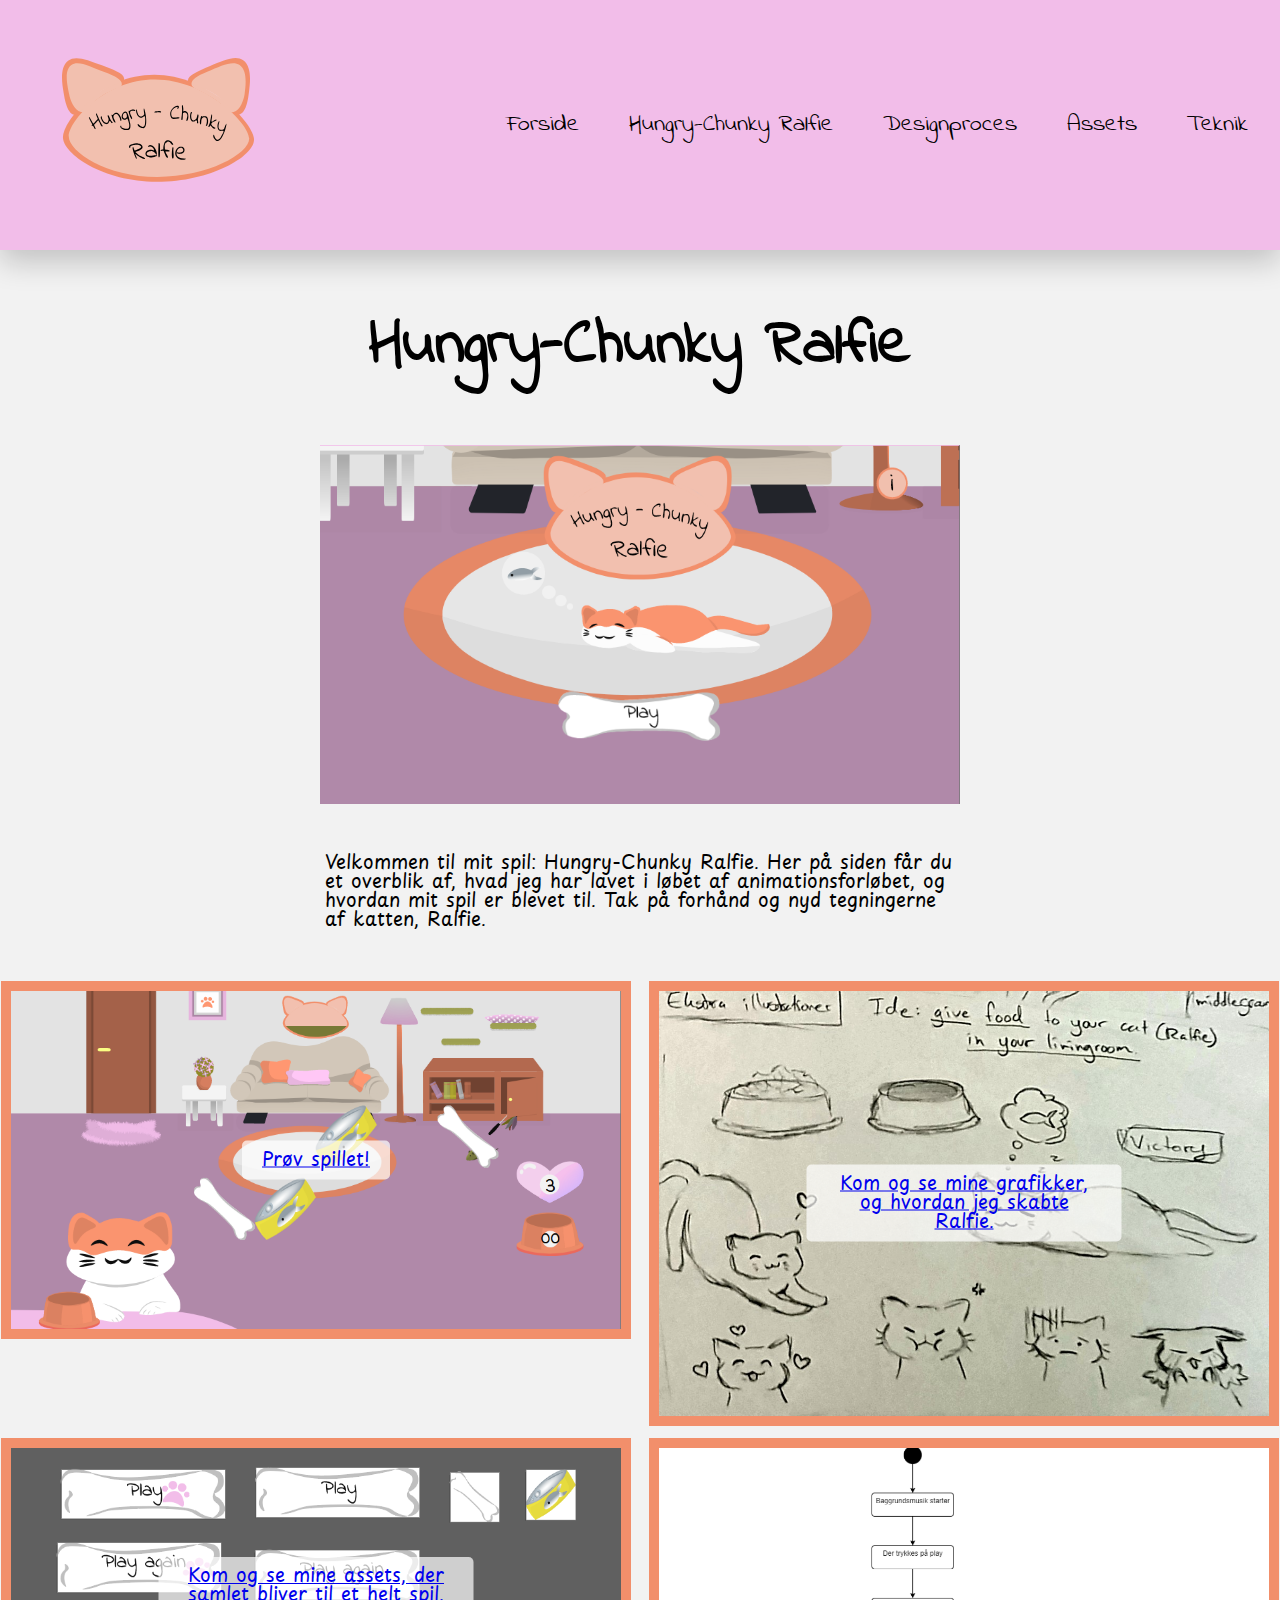
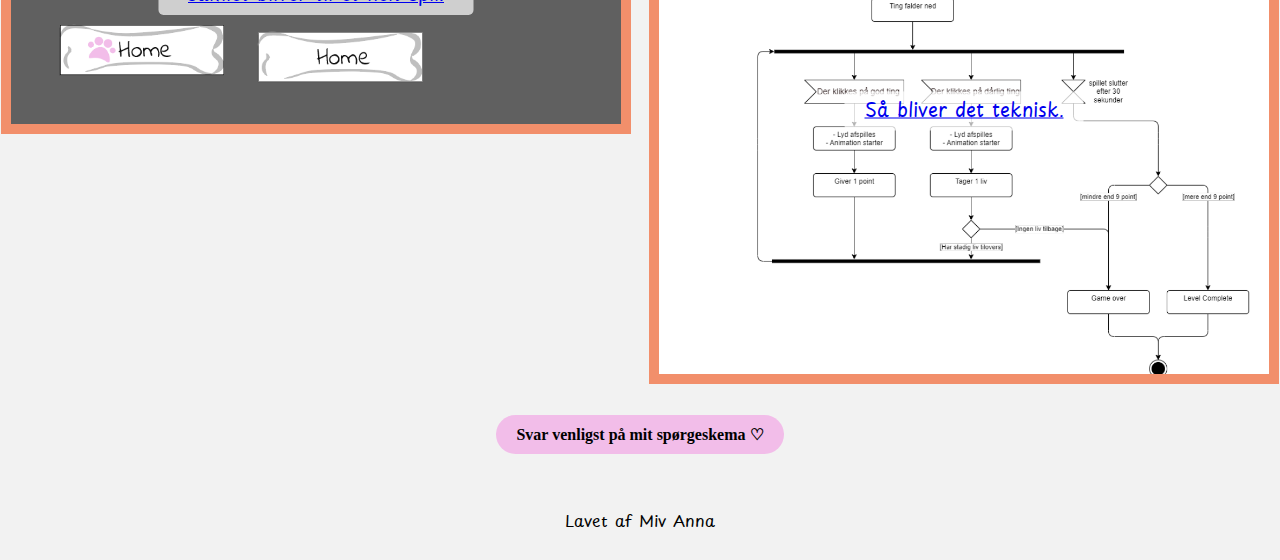
<file: index.html>
<!DOCTYPE html>
<html lang="da">

<head>
    <meta charset="UTF-8">
    <meta name="viewport" content="width=device-width, initial-scale=1.0">
    <meta name="robots" content="noindex">

    <!-- stylesheet og js-->
    <link rel="stylesheet" href="css/stylesheet.css">
    <link rel="script" href="js/menu_script.js">

    <title>Forside</title>
</head>

<body>
    <header>
        <div class="logo"><a href="index.html"><img src="assets/spil/logo.svg" alt="game logo"></a></div>

        <nav>
            <ul class="menu">
                <li><a href="index.html">Forside</a></li>
                <li><a href="spil.html">Hungry-Chunky Ralfie</a></li>
                <li><a href="grafik.html">Designproces</a></li>
                <li><a href="assets.html">Assets</a></li>
                <li><a href="teknik.html">Teknik</a></li>
            </ul>

            <div class="burger_menu">
                <div class="bar"></div>
                <div class="bar"></div>
                <div class="bar"></div>
            </div>
        </nav>
    </header>

    <main>
        <h1>
            Hungry-Chunky Ralfie
        </h1>

        <div id="img1"><img src="assets/forside/startskærm.png" alt="startskærm til spillet Hungry-Chunky Ralfie"></div>


        <p>Velkommen til mit spil: Hungry-Chunky Ralfie.
            Her på siden får du et overblik af, hvad jeg har lavet i løbet af animationsforløbet, og hvordan mit
            spil er blevet til.
            Tak på forhånd og nyd tegningerne af katten, Ralfie.
        </p>

        <div id="grid">
            <div id="spillet">
                <img src="assets/forside/spillet.png" alt="spillet">
                <a href="spil.html" id="knap1">
                    <p>Prøv spillet!</p>
                </a>
            </div>

            <div id="ideer">
                <img src="assets/forside/ideer.jpg" alt="ideer">
                <a href="grafik.html" id="knap2">
                    <p>Kom og se mine grafikker, og hvordan jeg skabte Ralfie.</p>
                </a>
            </div>

            <div id="assets">
                <img src="assets/forside/assets.png" alt="assets">
                <a href="assets.html" id="knap3">
                    <p>Kom og se mine assets, der samlet bliver til et helt spil.</p>
                </a>
            </div>

            <div id="teknik">
                <img src="assets/forside/teknik.png" alt="teknik">
                <a href="teknik.html" id="knap4">
                    <p>Så bliver det teknisk.</p>
                </a>
            </div>
        </div>

        <div id="skema">
            <a href="https://forms.gle/RsDwYfBHCpxEVwR7A" class="survey_link">Svar venligst på mit spørgeskema ♡</a>
        </div>

    </main>

    <footer>Lavet af Miv Anna</footer>

    <script>
        document.addEventListener('DOMContentLoaded', function () {
            const burgerMenu = document.querySelector('.burger_menu');
            const menu = document.querySelector('.menu');

            burgerMenu.addEventListener('click', function () {
                menu.classList.toggle('active');
            });
        });
    </script>

</body>

</html>
</file>
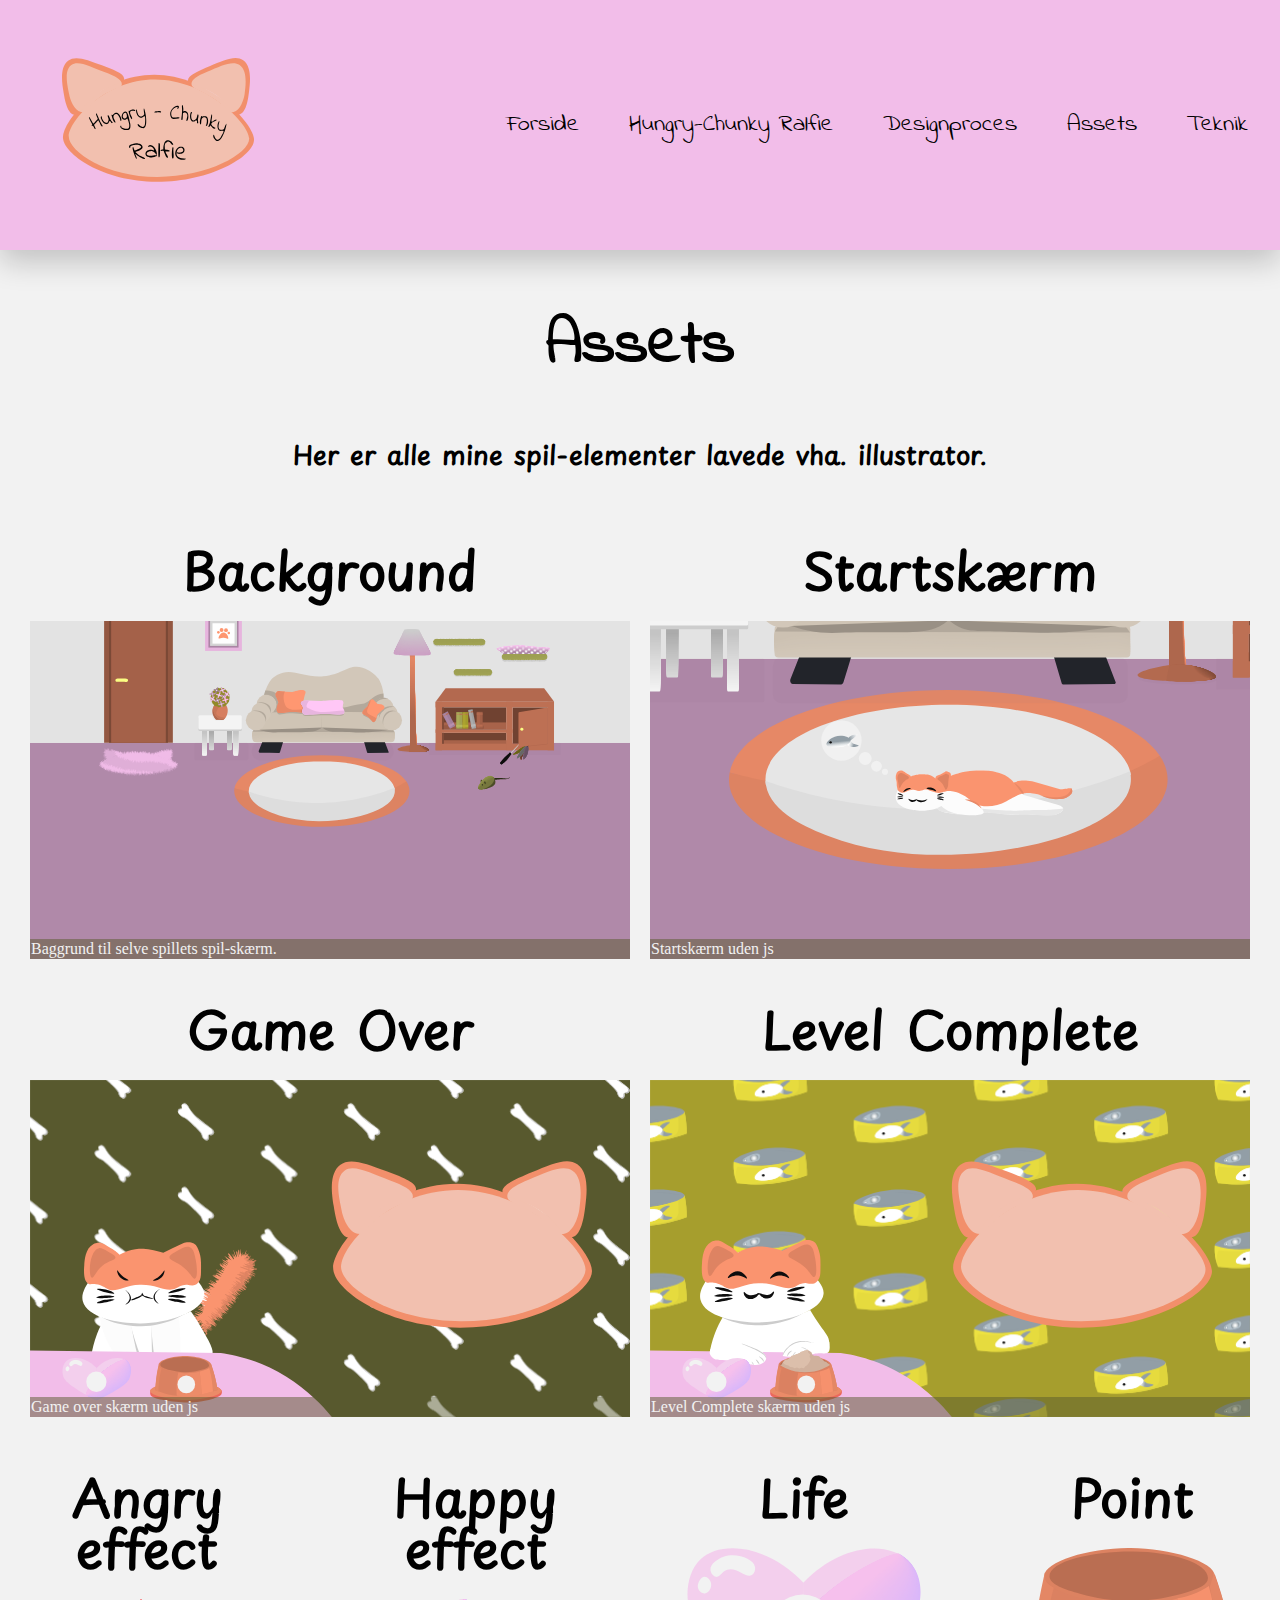
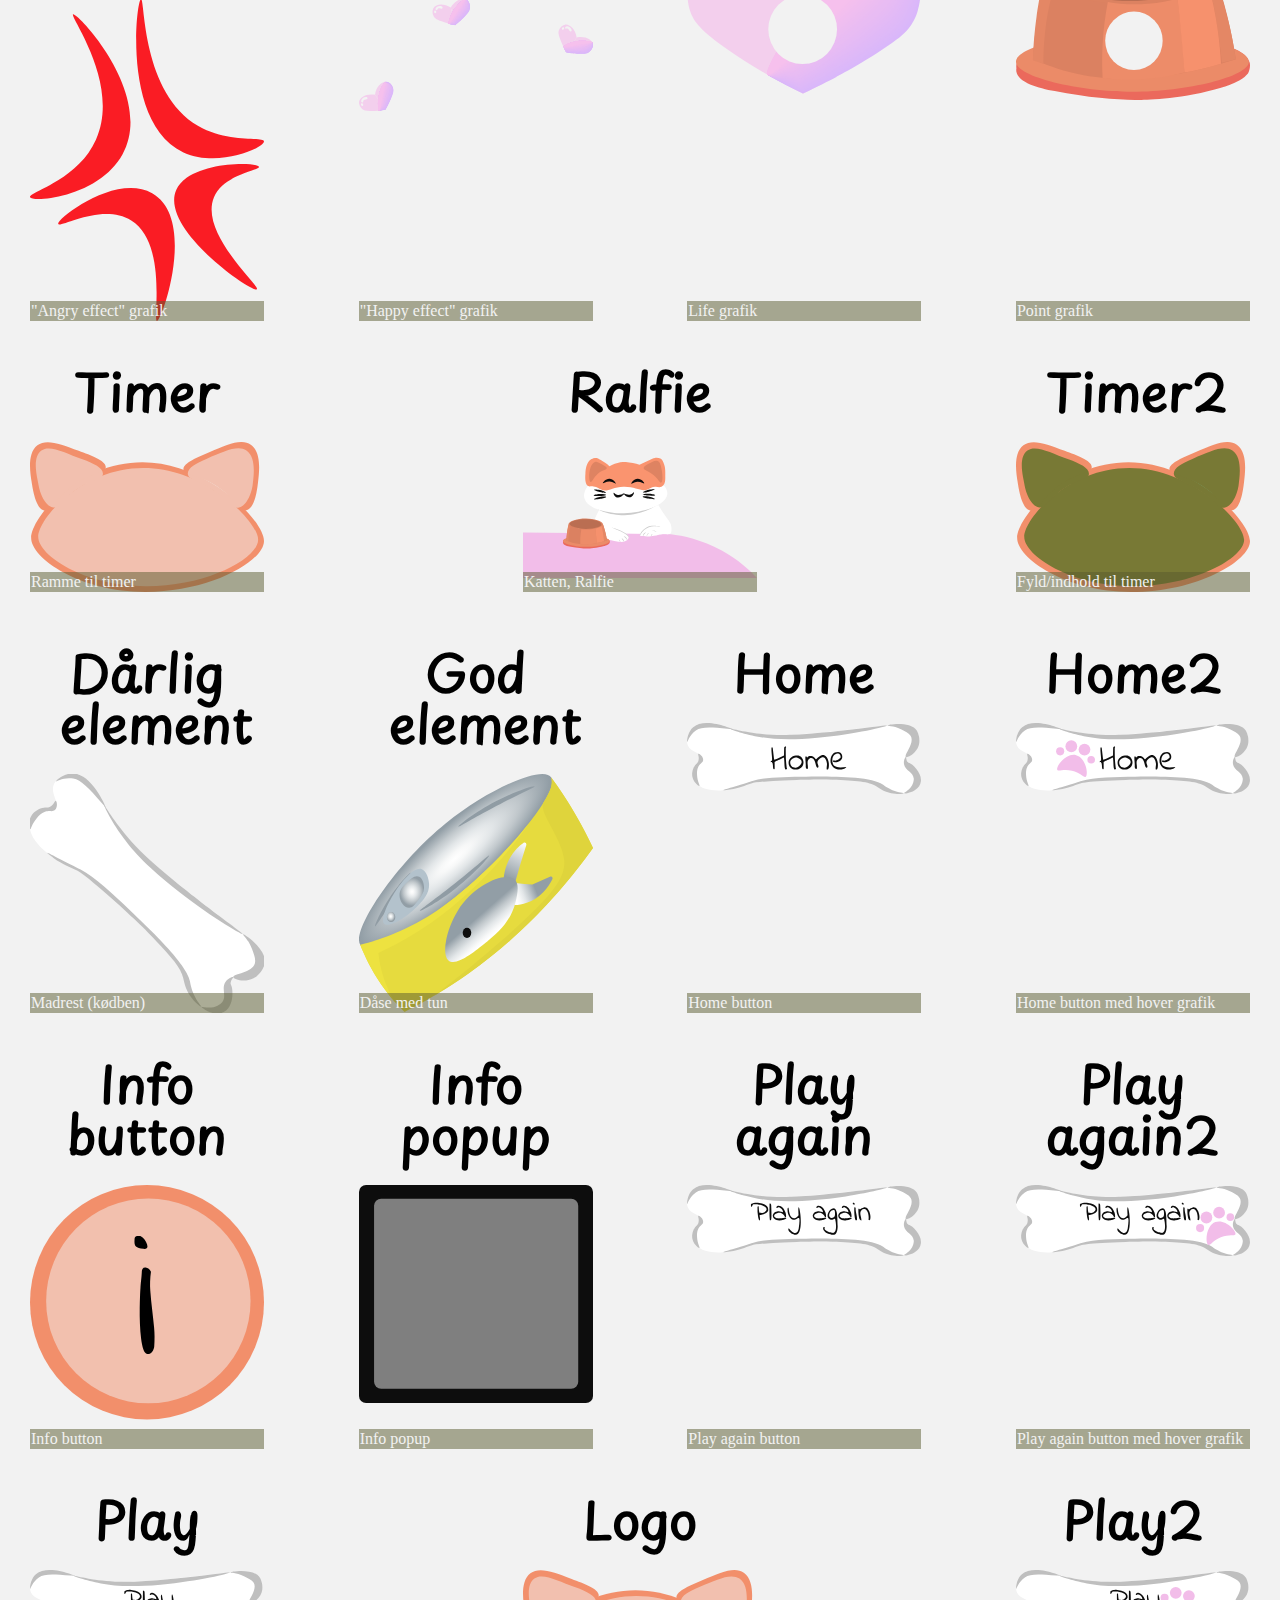
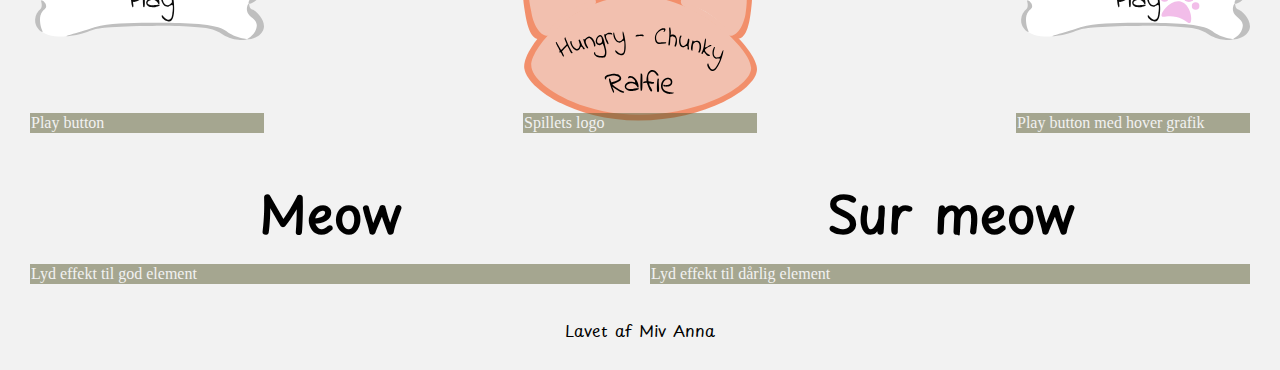
<file: assets.html>
<!DOCTYPE html>
<html lang="da">

<head>
    <meta charset="UTF-8">
    <meta name="viewport" content="width=device-width, initial-scale=1.0">
    <meta name="robots" content="noindex">

    <!-- stylesheet og js-->
    <link rel="stylesheet" href="css/stylesheet.css">
    <link rel="script" href="js/script.js">

    <title>Assets</title>
</head>

<body>
    <header>
        <div class="logo"><a href="index.html"><img src="assets/spil/logo.svg" alt="game logo"></a></div>

        <nav>
            <ul class="menu">
                <li><a href="index.html">Forside</a></li>
                <li><a href="spil.html">Hungry-Chunky Ralfie</a></li>
                <li><a href="grafik.html">Designproces</a></li>
                <li><a href="assets.html">Assets</a></li>
                <li><a href="teknik.html">Teknik</a></li>
            </ul>

            <div class="burger_menu">
                <div class="bar"></div>
                <div class="bar"></div>
                <div class="bar"></div>
            </div>
        </nav>
    </header>

    <main>
        <h1>
            Assets
        </h1>

        <h3>Her er alle mine spil-elementer lavede vha. illustrator.</h3>

        <div id="grida">
            <div class="baggrunde">
                <h2>Background</h2>
                <img src="assets/spil/background.svg" alt="baggrund">
                <div class="caption">Baggrund til selve spillets spil-skærm.</div>
            </div>

            <div class="baggrunde">
                <h2>Startskærm</h2>
                <img src="assets/spil/start_screen.svg" alt="start_screen">
                <div class="caption">Startskærm uden js</div>
            </div>

            <div class="baggrunde">
                <h2>Game Over</h2>
                <img src="assets/spil/hcr_gameover.svg" alt="hcr_gameover">
                <div class="caption">Game over skærm uden js</div>
            </div>

            <div class="baggrunde">
                <h2>Level Complete</h2>
                <img src="assets/spil/vundetskærm.svg" alt="vundetskærm">
                <div class="caption">Level Complete skærm uden js</div>
            </div>

        </div>

        <div id="gridb">
            <div class="andet">
                <h2>Angry effect</h2>
                <img src="assets/spil/angry_effect.svg" alt="angry_effect">
                <div class="caption">"Angry effect" grafik</div>
            </div>

            <div class="andet">
                <h2>Happy effect</h2>
                <img src="assets/spil/happy_effects.svg" alt="happy_effects">
                <div class="caption">"Happy effect" grafik</div>
            </div>

            <div class="andet">
                <h2>Life</h2>
                <img src="assets/spil/life.svg" alt="life">
                <div class="caption">Life grafik</div>
            </div>

            <div class="andet">
                <h2>Point</h2>
                <img src="assets/spil/points.svg" alt="point">
                <div class="caption">Point grafik</div>
            </div>


            <div class="andet">
                <h2>Timer</h2>
                <img src="assets/spil/timer.svg" alt="timer">
                <div class="caption">Ramme til timer</div>
            </div>

            <div class="andet">
                <h2>Ralfie</h2>
                <img src="assets/spil/ralfie.svg" alt="ralfie">
                <div class="caption">Katten, Ralfie</div>
            </div>

            <div class="andet">
                <h2>Timer2</h2>
                <img src="assets/spil/timerfyld.svg" alt="timerfyld">
                <div class="caption">Fyld/indhold til timer</div>
            </div>
        </div>

        <div id="gridc">
            <div class="ui">
                <h2>Dårlig element</h2>
                <img src="assets/spil/badbone.svg" alt="dårlig element">
                <div class="caption">Madrest (kødben)</div>
            </div>

            <div class="ui">
                <h2>God element</h2>
                <img src="assets/spil/tuna.svg" alt="God element">
                <div class="caption">Dåse med tun</div>
            </div>

            <div class="ui">
                <h2>Home</h2>
                <img src="assets/spil/home.svg" alt="home button">
                <div class="caption">Home button</div>
            </div>

            <div class="ui">
                <h2>Home2</h2>
                <img src="assets/spil/home_hover.svg" alt="home button med hover grafik">
                <div class="caption">Home button med hover grafik</div>
            </div>

            <div class="ui">
                <h2>Info button</h2>
                <img src="assets/spil/info.svg" alt="info button">
                <div class="caption">Info button</div>
            </div>


            <div class="ui">
                <h2>Info popup</h2>
                <img src="assets/spil/infopopup.svg" alt="infopopup">
                <div class="caption">Info popup</div>
            </div>



            <div class="ui">
                <h2>Play again</h2>
                <img src="assets/spil/play_again.svg" alt="play again button">
                <div class="caption">Play again button</div>
            </div>

            <div class="ui">
                <h2>Play again2</h2>
                <img src="assets/spil/play_again_hover.svg" alt="play again button med hover grafik">
                <div class="caption">Play again button med hover grafik</div>
            </div>

            <div class="ui">
                <h2>Play</h2>
                <img src="assets/spil/play_button.svg" alt="play button">
                <div class="caption">Play button</div>
            </div>

            <div class="ui">
                <h2>Logo</h2>
                <img src="assets/spil/logo.svg" alt="logo">
                <div class="caption">Spillets logo</div>
            </div>

            <div class="ui">
                <h2>Play2</h2>
                <img src="assets/spil/play_button_hover.svg" alt="play button med hover grafik">
                <div class="caption">Play button med hover grafik</div>
            </div>
        </div>

        <div id="gridd">
            <div class="lyde">
                <h2>Meow</h2>
                <audio controls>
                    <source src="sounds/meow_01.mp3" type="audio/mp3">
                    <source src="sounds/meow.wav" type="audio/wav">
                    <source src="sounds/meow_01.ogg" type="audio/ogg">
                    Your browser does not support the audio element.
                </audio>
                <div class="caption2">Lyd effekt til god element</div>
            </div>

            <div class="lyde">
                <h2>Sur meow</h2>
                <audio controls>
                    <source src="sounds/sur_meow_01.mp3" type="audio/mp3">
                    <source src="sounds/sur_meow.wav" type="audio/wav">
                    <source src="sounds/sur_meow_01.ogg" type="audio/ogg">
                    Your browser does not support the audio element.
                </audio>
                <div class="caption2">Lyd effekt til dårlig element</div>
            </div>
        </div>

    </main>

    <footer>Lavet af Miv Anna</footer>

    <script>
        document.addEventListener('DOMContentLoaded', function () {
            const burgerMenu = document.querySelector('.burger_menu');
            const menu = document.querySelector('.menu');

            burgerMenu.addEventListener('click', function () {
                menu.classList.toggle('active');
            });
        });
    </script>
</body>

</html>
</file>
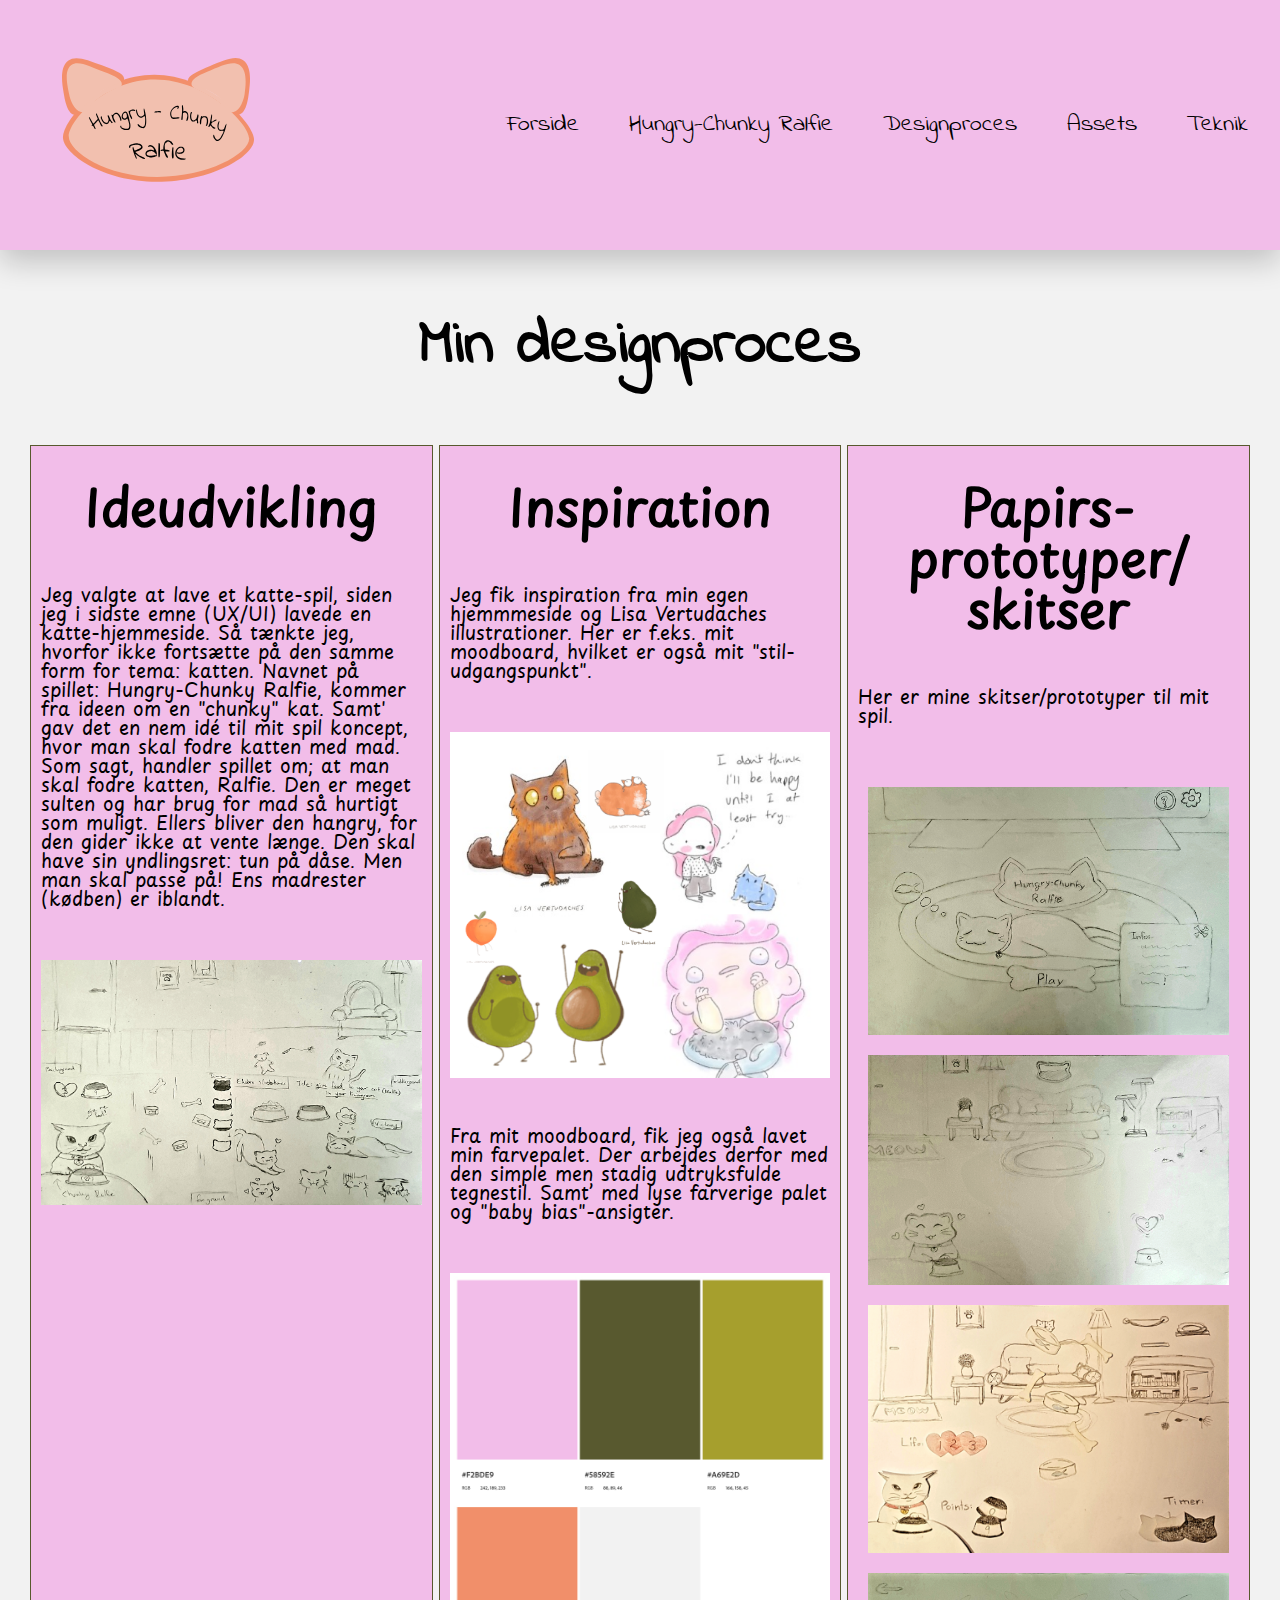
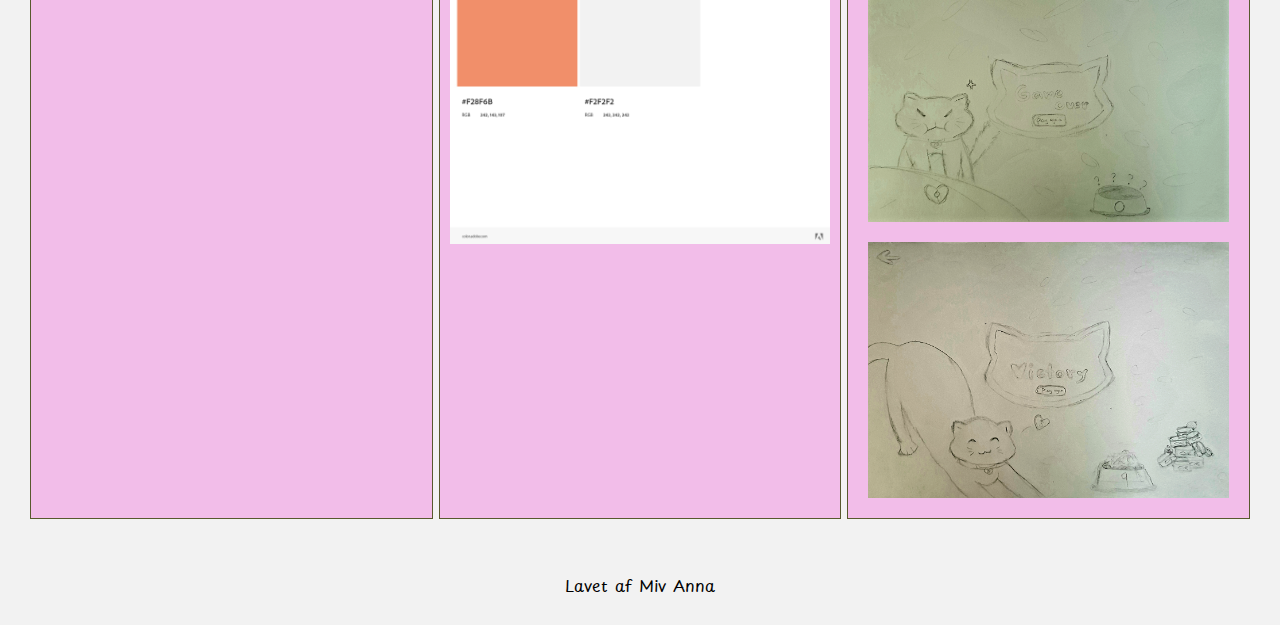
<file: grafik.html>
<!DOCTYPE html>
<html lang="da">

<head>
    <meta charset="UTF-8">
    <meta name="viewport" content="width=device-width, initial-scale=1.0">
    <meta name="robots" content="noindex">

    <!-- stylesheet og js-->
    <link rel="stylesheet" href="css/stylesheet.css">
    <link rel="script" href="js/script.js">

    <title>Min designproces</title>
</head>

<body>
    <header>
        <div class="logo"><a href="index.html"><img src="assets/spil/logo.svg" alt="game logo"></a></div>

        <nav>
            <ul class="menu">
                <li><a href="index.html">Forside</a></li>
                <li><a href="spil.html">Hungry-Chunky Ralfie</a></li>
                <li><a href="grafik.html">Designproces</a></li>
                <li><a href="assets.html">Assets</a></li>
                <li><a href="teknik.html">Teknik</a></li>
            </ul>

            <div class="burger_menu">
                <div class="bar"></div>
                <div class="bar"></div>
                <div class="bar"></div>
            </div>
        </nav>
    </header>

    <main>
        <h1>
            Min designproces
        </h1>

        <div id="gridgrafik">
            <div id="ide_udvikling">
                <h2>Ideudvikling</h2>
                <p>
                    Jeg valgte at lave et katte-spil, siden jeg i sidste emne (UX/UI) lavede en katte-hjemmeside.
                    Så tænkte jeg, hvorfor ikke fortsætte på den samme form for tema: katten.
                    Navnet på spillet: Hungry-Chunky Ralfie, kommer fra ideen om en "chunky" kat.
                    Samt' gav det en nem idé til mit spil koncept, hvor man skal fodre katten med mad.

                    Som sagt, handler spillet om;
                    at man skal fodre katten, Ralfie.
                    Den er meget sulten og har brug for mad så hurtigt som muligt.
                    Ellers bliver den hangry, for den gider ikke at vente længe.
                    Den skal have sin yndlingsret: tun på dåse.
                    Men man skal passe på! Ens madrester (kødben) er iblandt.
                </p>

                <img src="assets/grafik/ideer.jpg" alt="ideer">
            </div>

            <div id="inspiration">
                <h2>Inspiration</h2>
                <p>Jeg fik inspiration fra min egen hjemmmeside og Lisa Vertudaches illustrationer.
                    Her er f.eks. mit moodboard, hvilket er også mit "stil-udgangspunkt".
                </p>
                <img src="assets/grafik/moodboard_LV.png" alt="moodboard_LV">

                <p>Fra mit moodboard, fik jeg også lavet min farvepalet.
                    Der arbejdes derfor med den simple men stadig udtryksfulde tegnestil.
                    Samt’ med lyse farverige palet og "baby bias"-ansigter.
                </p>
                <img src="assets/grafik/moodboard_colors.jpeg" alt="moodboard_colors">
            </div>

            <div id="papir_prototype">
                <h2>Papirs-prototyper/
                    skitser</h2>
                <p> Her er mine skitser/prototyper til mit spil.
                </p>

                <div id="gridpic"></div>
                <div id="a"><img src="assets/grafik/hcr_startscreen.jpg" alt="hcr_startscreen"></div>
                <div id="b"><img src="assets/grafik/spilletmedstil.jpg" alt="spilletmedstil"></div>
                <div id="c"><img src="assets/grafik/spilletigangsat.jpg" alt="spilletigangsat"></div>
                <div id="d"><img src="assets/grafik/tabtskærm.jpg" alt="tabtskærm"></div>
                <div id="e"> <img src="assets/grafik/vundetskærm.jpg" alt="vundetskærm"></div>
            </div>
        </div>

    </main>

    <footer>Lavet af Miv Anna</footer>

    <script>
        document.addEventListener('DOMContentLoaded', function () {
            const burgerMenu = document.querySelector('.burger_menu');
            const menu = document.querySelector('.menu');

            burgerMenu.addEventListener('click', function () {
                menu.classList.toggle('active');
            });
        });
    </script>
</body>

</html>

<!-- Dokumentation af din designproces: Ideudvikling, inspiration, stil-udgangspunkt, papirprototype, skitser, screendumps, mm.
 -->
</file>
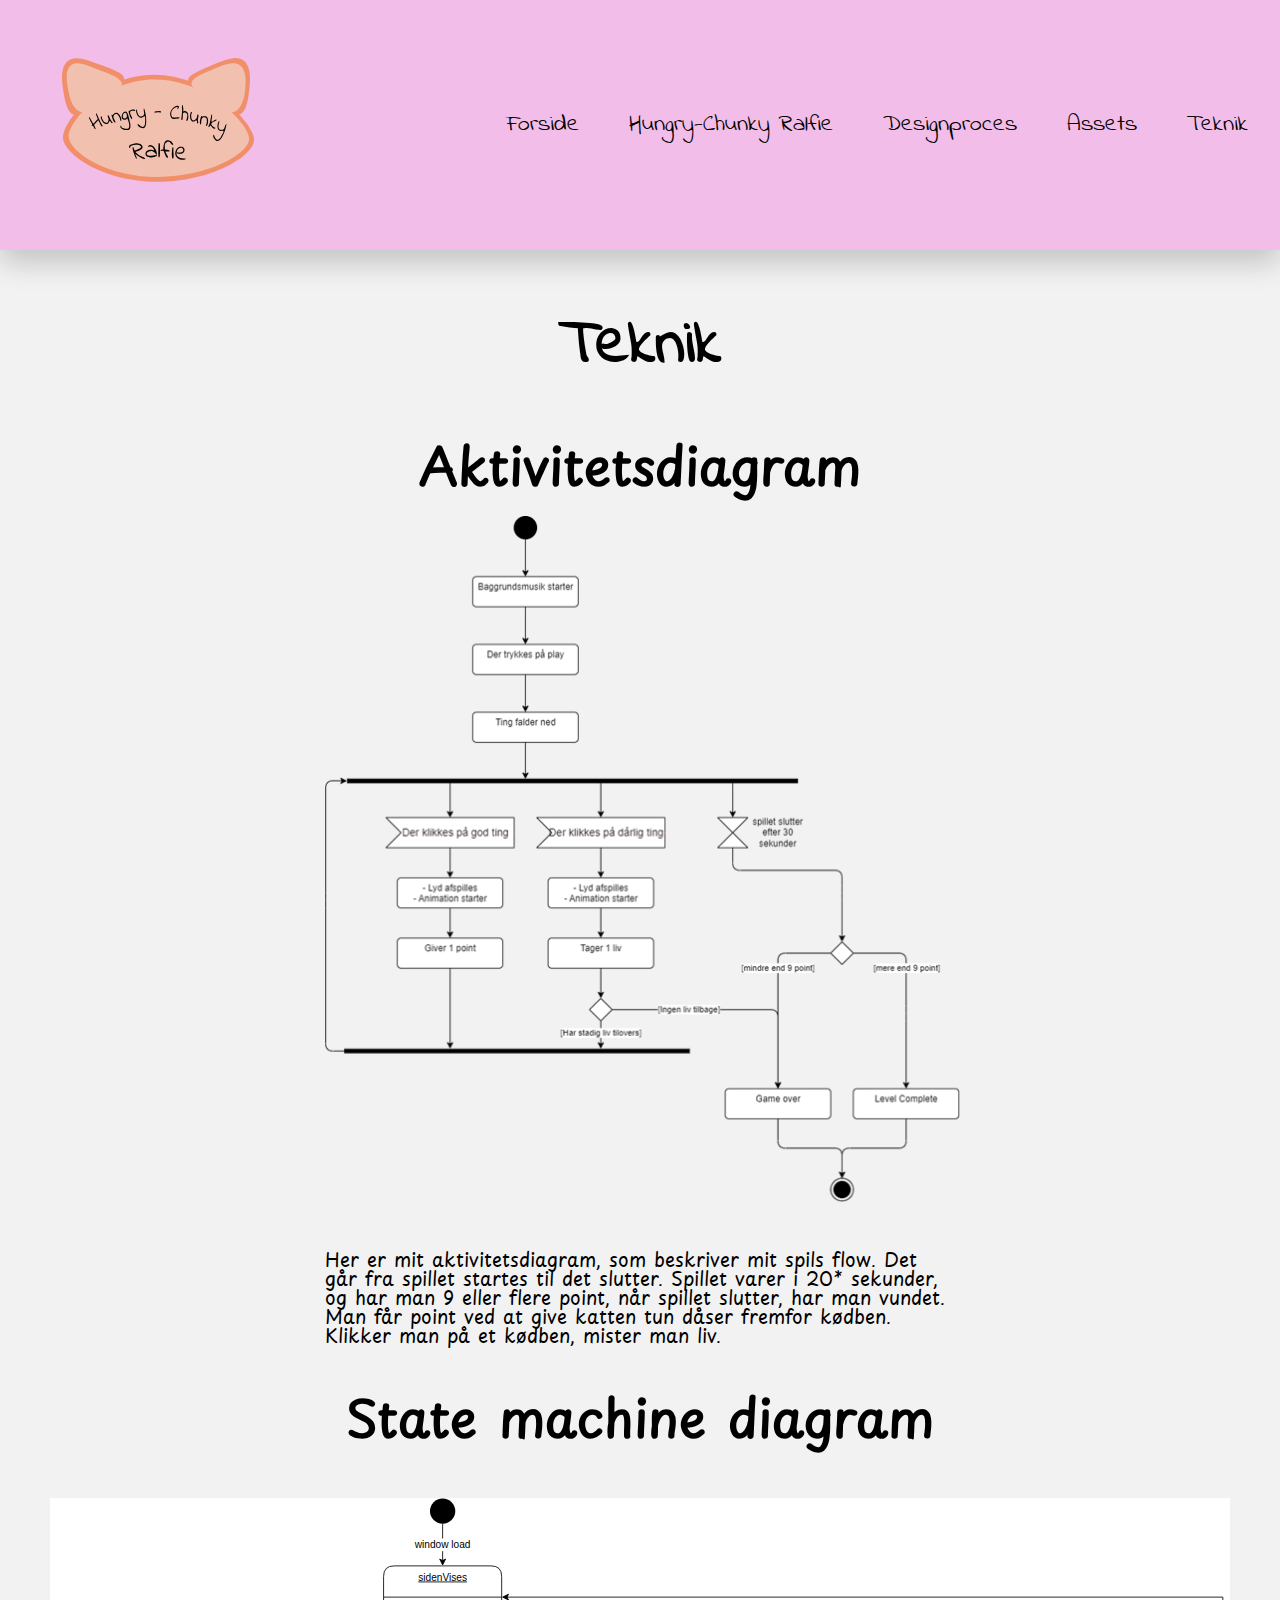
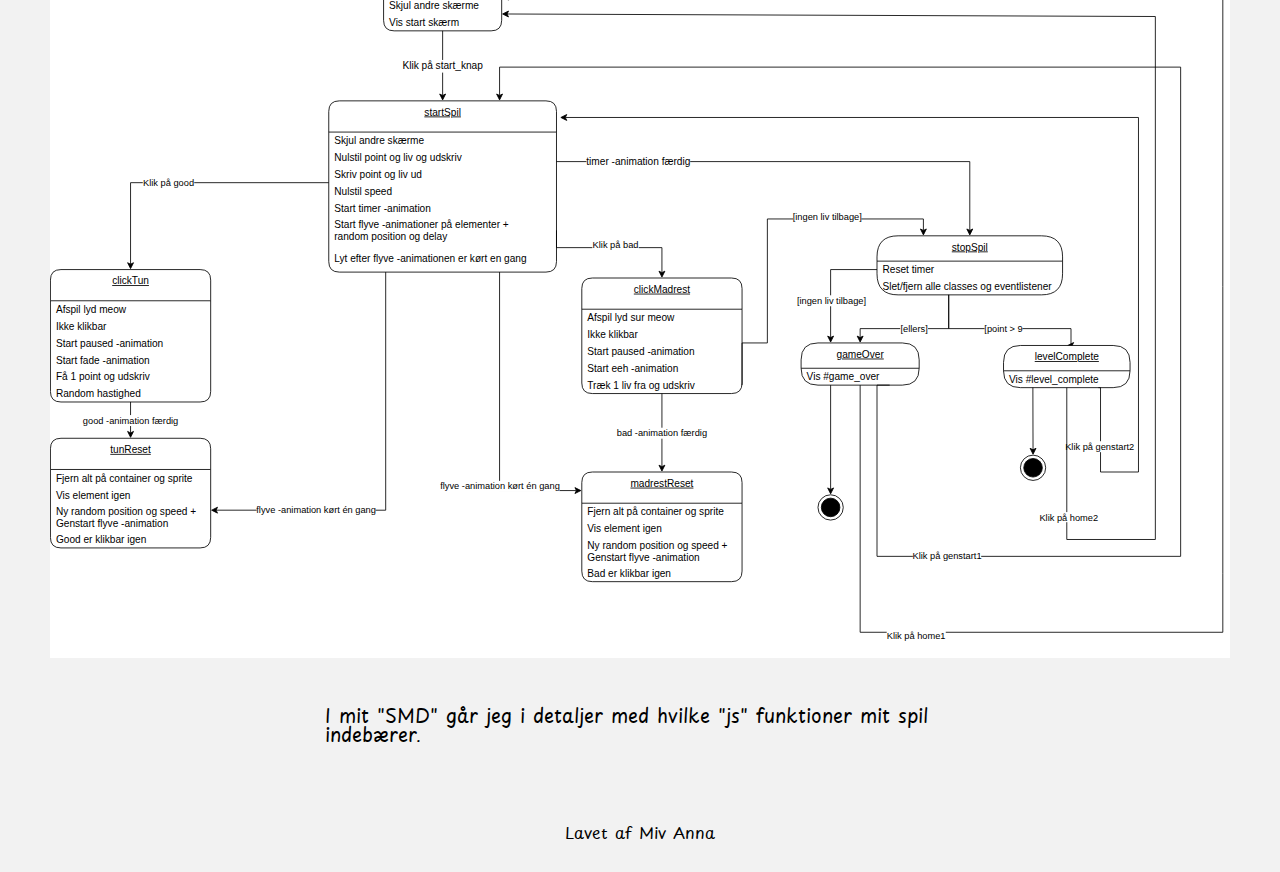
<file: teknik.html>
<!DOCTYPE html>
<html lang="da">

<head>
    <meta charset="UTF-8">
    <meta name="viewport" content="width=device-width, initial-scale=1.0">
    <meta name="robots" content="noindex">

    <!-- stylesheet og js-->
    <link rel="stylesheet" href="css/stylesheet.css">
    <link rel="script" href="js/script.js">

    <title>Teknik</title>
</head>

<body>
    <header>
        <div class="logo"><a href="index.html"><img src="assets/spil/logo.svg" alt="game logo"></a></div>

        <nav>
            <ul class="menu">
                <li><a href="index.html">Forside</a></li>
                <li><a href="spil.html">Hungry-Chunky Ralfie</a></li>
                <li><a href="grafik.html">Designproces</a></li>
                <li><a href="assets.html">Assets</a></li>
                <li><a href="teknik.html">Teknik</a></li>
            </ul>

            <div class="burger_menu">
                <div class="bar"></div>
                <div class="bar"></div>
                <div class="bar"></div>
            </div>
        </nav>
    </header>

    <main>
        <h1>
            Teknik
        </h1>

        <div id="aktivitetsdiagram">
            <h2>Aktivitetsdiagram </h2>
            <div id="imgak"><img src="assets/teknik/aktivi.png" alt="Aktivitetsdiagram">
                <p>Her er mit aktivitetsdiagram, som beskriver mit spils flow. Det går fra spillet startes til det
                    slutter.
                    Spillet varer i 20* sekunder, og har man 9 eller flere point, når
                    spillet slutter, har man vundet. Man får point ved at give katten tun dåser fremfor kødben.
                    Klikker man på et kødben, mister man liv.</p>
            </div>
        </div>

        <div id="state">
            <h2>State machine diagram</h2>
            <div id="imgsm"><img src="assets/teknik/state_machine.svg" alt="State machine diagram">
                <p>I mit "SMD" går jeg i detaljer med hvilke "js" funktioner mit spil indebærer.</p>
            </div>
        </div>

    </main>

    <footer>Lavet af Miv Anna</footer>


    <script>
        document.addEventListener('DOMContentLoaded', function () {
            const burgerMenu = document.querySelector('.burger_menu');
            const menu = document.querySelector('.menu');

            burgerMenu.addEventListener('click', function () {
                menu.classList.toggle('active');
            });
        });
    </script>
</body>

</html>
</file>
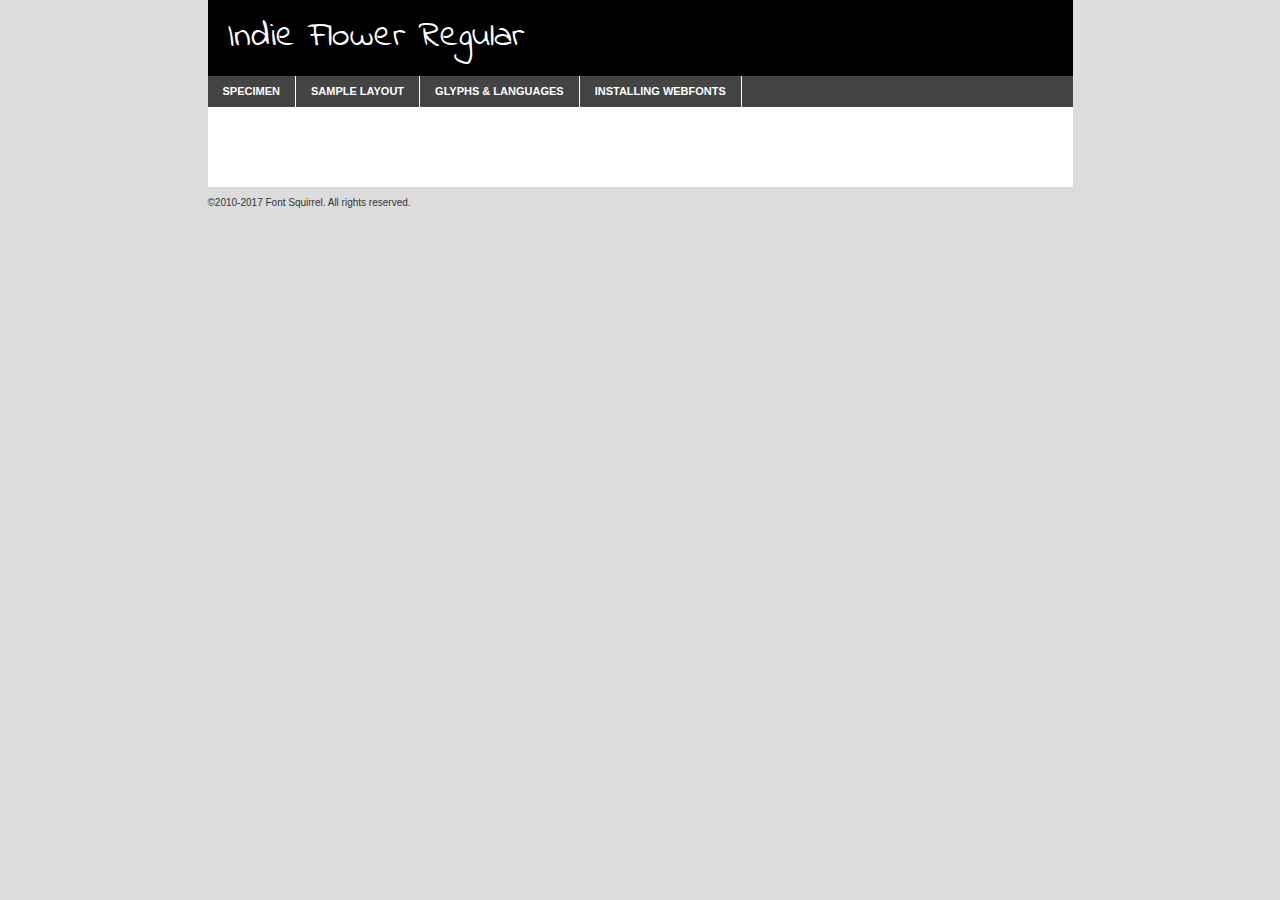
<file: fonts/IndieFlower/indieflower-regular-demo.html>
<!DOCTYPE html PUBLIC "-//W3C//DTD XHTML 1.0 Transitional//EN"
        "http://www.w3.org/TR/xhtml1/DTD/xhtml1-transitional.dtd">

<html xmlns="http://www.w3.org/1999/xhtml" xml:lang="en" lang="en">
<head>
    <meta http-equiv="Content-Type" content="text/html; charset=utf-8"/>
    <script src="http://ajax.googleapis.com/ajax/libs/jquery/1.7.2/jquery.min.js" type="text/javascript" charset="utf-8"></script>
    <script type="text/javascript">
		(function($) {
			$.fn.easyTabs = function(option) {
				var param = jQuery.extend({ fadeSpeed: 'fast', defaultContent: 1, activeClass: 'active' }, option);
				$(this).each(function() {
					var thisId = '#' + this.id;
					if ( param.defaultContent == '' )
					{
						param.defaultContent = 1;
					}
					if ( typeof param.defaultContent == 'number' )
					{
						var defaultTab = $(thisId + ' .tabs li:eq(' + (param.defaultContent - 1) + ') a').attr('href').substr(1);
					}
					else
					{
						var defaultTab = param.defaultContent;
					}
					$(thisId + ' .tabs li a').each(function() {
						var tabToHide = $(this).attr('href').substr(1);
						$('#' + tabToHide).addClass('easytabs-tab-content');
					});
					hideAll();
					changeContent(defaultTab);

					function hideAll() {$(thisId + ' .easytabs-tab-content').hide();}

					function changeContent(tabId)
					{
						hideAll();
						$(thisId + ' .tabs li').removeClass(param.activeClass);
						$(thisId + ' .tabs li a[href=#' + tabId + ']').closest('li').addClass(param.activeClass);
						if ( param.fadeSpeed != 'none' )
						{
							$(thisId + ' #' + tabId).fadeIn(param.fadeSpeed);
						}
						else
						{
							$(thisId + ' #' + tabId).show();
						}
					}

					$(thisId + ' .tabs li').click(function() {
						var tabId = $(this).find('a').attr('href').substr(1);
						changeContent(tabId);
						return false;
					});
				});
			}
		})(jQuery);
    </script>
    <link rel="stylesheet" href="specimen_files/specimen_stylesheet.css" type="text/css" charset="utf-8"/>
    <link rel="stylesheet" href="stylesheet.css" type="text/css" charset="utf-8"/>

    <style type="text/css">
        		body {
			font-family: 'indie_flowerregular';
        		}

            </style>

    <title>Indie Flower Regular Specimen</title>


    <script type="text/javascript" charset="utf-8">
		$(document).ready(function() {
			$('#container').easyTabs({ defaultContent: 1 });
		});
    </script>
</head>

<body>
<div id="container">
    <div id="header">
		Indie Flower Regular    </div>
    <ul class="tabs">
        <li><a href="#specimen">Specimen</a></li>
        <li><a href="#layout">Sample Layout</a></li>
		        <li><a href="#glyphs">Glyphs &amp; Languages</a></li>
        <li><a href="#installing">Installing Webfonts</a></li>

    </ul>

    <div id="main_content">


        <div id="specimen">

            <div class="section">
                <div class="grid12 firstcol">
                    <div class="huge">AaBb</div>
                </div>
            </div>

            <div class="section">
                <div class="glyph_range">A&#x200B;B&#x200b;C&#x200b;D&#x200b;E&#x200b;F&#x200b;G&#x200b;H&#x200b;I&#x200b;J&#x200b;K&#x200b;L&#x200b;M&#x200b;N&#x200b;O&#x200b;P&#x200b;Q&#x200b;R&#x200b;S&#x200b;T&#x200b;U&#x200b;V&#x200b;W&#x200b;X&#x200b;Y&#x200b;Z&#x200b;a&#x200b;b&#x200b;c&#x200b;d&#x200b;e&#x200b;f&#x200b;g&#x200b;h&#x200b;i&#x200b;j&#x200b;k&#x200b;l&#x200b;m&#x200b;n&#x200b;o&#x200b;p&#x200b;q&#x200b;r&#x200b;s&#x200b;t&#x200b;u&#x200b;v&#x200b;w&#x200b;x&#x200b;y&#x200b;z&#x200b;1&#x200b;2&#x200b;3&#x200b;4&#x200b;5&#x200b;6&#x200b;7&#x200b;8&#x200b;9&#x200b;0&#x200b;&amp;&#x200b;.&#x200b;,&#x200b;?&#x200b;!&#x200b;&#64;&#x200b;(&#x200b;)&#x200b;#&#x200b;$&#x200b;%&#x200b;*&#x200b;+&#x200b;-&#x200b;=&#x200b;:&#x200b;;</div>
            </div>
            <div class="section">
                <div class="grid12 firstcol">
                    <table class="sample_table">
                        <tr>
                            <td>10</td>
                            <td class="size10">abcdefghijklmnopqrstuvwxyzABCDEFGHIJKLMNOPQRSTUVWXYZ0123456789abcdefghijklmnopqrstuvwxyzABCDEFGHIJKLMNOPQRSTUVWXYZ0123456789abcdefghijklmnopqrstuvwxyzABCDEFGHIJKLMNOPQRSTUVWXYZ</td>
                        </tr>
                        <tr>
                            <td>11</td>
                            <td class="size11">abcdefghijklmnopqrstuvwxyzABCDEFGHIJKLMNOPQRSTUVWXYZ0123456789abcdefghijklmnopqrstuvwxyzABCDEFGHIJKLMNOPQRSTUVWXYZ0123456789abcdefghijklmnopqrstuvwxyzABCDEFGHIJKLMNOPQRSTUVWXYZ</td>
                        </tr>
                        <tr>
                            <td>12</td>
                            <td class="size12">abcdefghijklmnopqrstuvwxyzABCDEFGHIJKLMNOPQRSTUVWXYZ0123456789abcdefghijklmnopqrstuvwxyzABCDEFGHIJKLMNOPQRSTUVWXYZ0123456789abcdefghijklmnopqrstuvwxyzABCDEFGHIJKLMNOPQRSTUVWXYZ</td>
                        </tr>
                        <tr>
                            <td>13</td>
                            <td class="size13">abcdefghijklmnopqrstuvwxyzABCDEFGHIJKLMNOPQRSTUVWXYZ0123456789abcdefghijklmnopqrstuvwxyzABCDEFGHIJKLMNOPQRSTUVWXYZ0123456789abcdefghijklmnopqrstuvwxyzABCDEFGHIJKLMNOPQRSTUVWXYZ</td>
                        </tr>
                        <tr>
                            <td>14</td>
                            <td class="size14">abcdefghijklmnopqrstuvwxyzABCDEFGHIJKLMNOPQRSTUVWXYZ0123456789abcdefghijklmnopqrstuvwxyzABCDEFGHIJKLMNOPQRSTUVWXYZ0123456789abcdefghijklmnopqrstuvwxyzABCDEFGHIJKLMNOPQRSTUVWXYZ</td>
                        </tr>
                        <tr>
                            <td>16</td>
                            <td class="size16">abcdefghijklmnopqrstuvwxyzABCDEFGHIJKLMNOPQRSTUVWXYZ0123456789abcdefghijklmnopqrstuvwxyzABCDEFGHIJKLMNOPQRSTUVWXYZ</td>
                        </tr>
                        <tr>
                            <td>18</td>
                            <td class="size18">abcdefghijklmnopqrstuvwxyzABCDEFGHIJKLMNOPQRSTUVWXYZ0123456789abcdefghijklmnopqrstuvwxyzABCDEFGHIJKLMNOPQRSTUVWXYZ</td>
                        </tr>
                        <tr>
                            <td>20</td>
                            <td class="size20">abcdefghijklmnopqrstuvwxyzABCDEFGHIJKLMNOPQRSTUVWXYZ0123456789abcdefghijklmnopqrstuvwxyzABCDEFGHIJKLMNOPQRSTUVWXYZ</td>
                        </tr>
                        <tr>
                            <td>24</td>
                            <td class="size24">abcdefghijklmnopqrstuvwxyzABCDEFGHIJKLMNOPQRSTUVWXYZ0123456789abcdefghijklmnopqrstuvwxyzABCDEFGHIJKLMNOPQRSTUVWXYZ</td>
                        </tr>
                        <tr>
                            <td>30</td>
                            <td class="size30">abcdefghijklmnopqrstuvwxyzABCDEFGHIJKLMNOPQRSTUVWXYZ0123456789abcdefghijklmnopqrstuvwxyzABCDEFGHIJKLMNOPQRSTUVWXYZ</td>
                        </tr>
                        <tr>
                            <td>36</td>
                            <td class="size36">abcdefghijklmnopqrstuvwxyzABCDEFGHIJKLMNOPQRSTUVWXYZ0123456789abcdefghijklmnopqrstuvwxyzABCDEFGHIJKLMNOPQRSTUVWXYZ</td>
                        </tr>
                        <tr>
                            <td>48</td>
                            <td class="size48">abcdefghijklmnopqrstuvwxyzABCDEFGHIJKLMNOPQRSTUVWXYZ0123456789abcdefghijklmnopqrstuvwxyzABCDEFGHIJKLMNOPQRSTUVWXYZ</td>
                        </tr>
                        <tr>
                            <td>60</td>
                            <td class="size60">abcdefghijklmnopqrstuvwxyzABCDEFGHIJKLMNOPQRSTUVWXYZ0123456789abcdefghijklmnopqrstuvwxyzABCDEFGHIJKLMNOPQRSTUVWXYZ</td>
                        </tr>
                        <tr>
                            <td>72</td>
                            <td class="size72">abcdefghijklmnopqrstuvwxyzABCDEFGHIJKLMNOPQRSTUVWXYZ0123456789abcdefghijklmnopqrstuvwxyzABCDEFGHIJKLMNOPQRSTUVWXYZ</td>
                        </tr>
                        <tr>
                            <td>90</td>
                            <td class="size90">abcdefghijklmnopqrstuvwxyzABCDEFGHIJKLMNOPQRSTUVWXYZ0123456789abcdefghijklmnopqrstuvwxyzABCDEFGHIJKLMNOPQRSTUVWXYZ</td>
                        </tr>
                    </table>

                </div>

            </div>


            <div class="section" id="bodycomparison">


                <div id="xheight">
                    <div class="fontbody">&#x25FC;&#x25FC;&#x25FC;&#x25FC;&#x25FC;&#x25FC;&#x25FC;&#x25FC;&#x25FC;&#x25FC;&#x25FC;&#x25FC;&#x25FC;&#x25FC;&#x25FC;&#x25FC;&#x25FC;&#x25FC;&#x25FC;&#x25FC;&#x25FC;&#x25FC;&#x25FC;&#x25FC;&#x25FC;&#x25FC;&#x25FC;&#x25FC;&#x25FC;&#x25FC;&#x25FC;&#x25FC;&#x25FC;&#x25FC;&#x25FC;&#x25FC;&#x25FC;&#x25FC;&#x25FC;&#x25FC;&#x25FC;&#x25FC;&#x25FC;&#x25FC;&#x25FC;&#x25FC;&#x25FC;&#x25FC;&#x25FC;&#x25FC;&#x25FC;&#x25FC;&#x25FC;&#x25FC;&#x25FC;&#x25FC;&#x25FC;&#x25FC;&#x25FC;&#x25FC;&#x25FC;&#x25FC;&#x25FC;&#x25FC;&#x25FC;&#x25FC;&#x25FC;&#x25FC;&#x25FC;&#x25FC;&#x25FC;&#x25FC;&#x25FC;&#x25FC;&#x25FC;&#x25FC;&#x25FC;&#x25FC;&#x25FC;&#x25FC;&#x25FC;&#x25FC;&#x25FC;&#x25FC;&#x25FC;&#x25FC;&#x25FC;&#x25FC;&#x25FC;&#x25FC;&#x25FC;&#x25FC;&#x25FC;&#x25FC;&#x25FC;&#x25FC;&#x25FC;&#x25FC;&#x25FC;body</div>
                    <div class="arialbody">body</div>
                    <div class="verdanabody">body</div>
                    <div class="georgiabody">body</div>
                </div>
                <div class="fontbody" style="z-index:1">
                    body<span>Indie Flower Regular</span>
                </div>
                <div class="arialbody" style="z-index:1">
                    body<span>Arial</span>
                </div>
                <div class="verdanabody" style="z-index:1">
                    body<span>Verdana</span>
                </div>
                <div class="georgiabody" style="z-index:1">
                    body<span>Georgia</span>
                </div>


            </div>


            <div class="section psample psample_row1" id="">

                <div class="grid2 firstcol">
                    <p class="size10"><span>10.</span>Aenean lacinia bibendum nulla sed consectetur. Fusce dapibus, tellus ac cursus commodo, tortor mauris condimentum nibh, ut fermentum massa justo sit amet risus. Nullam id dolor id nibh ultricies vehicula ut id elit. Cum sociis natoque penatibus et magnis dis parturient montes, nascetur ridiculus mus. Nulla vitae elit libero, a pharetra augue.</p>

                </div>
                <div class="grid3">
                    <p class="size11"><span>11.</span>Aenean lacinia bibendum nulla sed consectetur. Fusce dapibus, tellus ac cursus commodo, tortor mauris condimentum nibh, ut fermentum massa justo sit amet risus. Nullam id dolor id nibh ultricies vehicula ut id elit. Cum sociis natoque penatibus et magnis dis parturient montes, nascetur ridiculus mus. Nulla vitae elit libero, a pharetra augue.</p>

                </div>
                <div class="grid3">
                    <p class="size12"><span>12.</span>Aenean lacinia bibendum nulla sed consectetur. Fusce dapibus, tellus ac cursus commodo, tortor mauris condimentum nibh, ut fermentum massa justo sit amet risus. Nullam id dolor id nibh ultricies vehicula ut id elit. Cum sociis natoque penatibus et magnis dis parturient montes, nascetur ridiculus mus. Nulla vitae elit libero, a pharetra augue.</p>

                </div>
                <div class="grid4">
                    <p class="size13"><span>13.</span>Aenean lacinia bibendum nulla sed consectetur. Fusce dapibus, tellus ac cursus commodo, tortor mauris condimentum nibh, ut fermentum massa justo sit amet risus. Nullam id dolor id nibh ultricies vehicula ut id elit. Cum sociis natoque penatibus et magnis dis parturient montes, nascetur ridiculus mus. Nulla vitae elit libero, a pharetra augue.</p>

                </div>
                <div class="white_blend"></div>

            </div>
            <div class="section psample psample_row2" id="">
                <div class="grid3 firstcol">
                    <p class="size14"><span>14.</span>Aenean lacinia bibendum nulla sed consectetur. Fusce dapibus, tellus ac cursus commodo, tortor mauris condimentum nibh, ut fermentum massa justo sit amet risus. Nullam id dolor id nibh ultricies vehicula ut id elit. Cum sociis natoque penatibus et magnis dis parturient montes, nascetur ridiculus mus. Nulla vitae elit libero, a pharetra augue.</p>

                </div>
                <div class="grid4">
                    <p class="size16"><span>16.</span>Aenean lacinia bibendum nulla sed consectetur. Fusce dapibus, tellus ac cursus commodo, tortor mauris condimentum nibh, ut fermentum massa justo sit amet risus. Nullam id dolor id nibh ultricies vehicula ut id elit. Cum sociis natoque penatibus et magnis dis parturient montes, nascetur ridiculus mus. Nulla vitae elit libero, a pharetra augue.</p>

                </div>
                <div class="grid5">
                    <p class="size18"><span>18.</span>Aenean lacinia bibendum nulla sed consectetur. Fusce dapibus, tellus ac cursus commodo, tortor mauris condimentum nibh, ut fermentum massa justo sit amet risus. Nullam id dolor id nibh ultricies vehicula ut id elit. Cum sociis natoque penatibus et magnis dis parturient montes, nascetur ridiculus mus. Nulla vitae elit libero, a pharetra augue.</p>

                </div>

                <div class="white_blend"></div>

            </div>

            <div class="section psample psample_row3" id="">
                <div class="grid5 firstcol">
                    <p class="size20"><span>20.</span>Aenean lacinia bibendum nulla sed consectetur. Fusce dapibus, tellus ac cursus commodo, tortor mauris condimentum nibh, ut fermentum massa justo sit amet risus. Nullam id dolor id nibh ultricies vehicula ut id elit. Cum sociis natoque penatibus et magnis dis parturient montes, nascetur ridiculus mus. Nulla vitae elit libero, a pharetra augue.</p>
                </div>
                <div class="grid7">
                    <p class="size24"><span>24.</span>Aenean lacinia bibendum nulla sed consectetur. Fusce dapibus, tellus ac cursus commodo, tortor mauris condimentum nibh, ut fermentum massa justo sit amet risus. Nullam id dolor id nibh ultricies vehicula ut id elit. Cum sociis natoque penatibus et magnis dis parturient montes, nascetur ridiculus mus. Nulla vitae elit libero, a pharetra augue.</p>
                </div>

                <div class="white_blend"></div>

            </div>

            <div class="section psample psample_row4" id="">
                <div class="grid12 firstcol">
                    <p class="size30"><span>30.</span>Aenean lacinia bibendum nulla sed consectetur. Fusce dapibus, tellus ac cursus commodo, tortor mauris condimentum nibh, ut fermentum massa justo sit amet risus. Nullam id dolor id nibh ultricies vehicula ut id elit. Cum sociis natoque penatibus et magnis dis parturient montes, nascetur ridiculus mus. Nulla vitae elit libero, a pharetra augue.</p>
                </div>
                <div class="white_blend"></div>

            </div>


            <div class="section psample psample_row1 fullreverse">
                <div class="grid2 firstcol">
                    <p class="size10"><span>10.</span>Aenean lacinia bibendum nulla sed consectetur. Fusce dapibus, tellus ac cursus commodo, tortor mauris condimentum nibh, ut fermentum massa justo sit amet risus. Nullam id dolor id nibh ultricies vehicula ut id elit. Cum sociis natoque penatibus et magnis dis parturient montes, nascetur ridiculus mus. Nulla vitae elit libero, a pharetra augue.</p>

                </div>
                <div class="grid3">
                    <p class="size11"><span>11.</span>Aenean lacinia bibendum nulla sed consectetur. Fusce dapibus, tellus ac cursus commodo, tortor mauris condimentum nibh, ut fermentum massa justo sit amet risus. Nullam id dolor id nibh ultricies vehicula ut id elit. Cum sociis natoque penatibus et magnis dis parturient montes, nascetur ridiculus mus. Nulla vitae elit libero, a pharetra augue.</p>

                </div>
                <div class="grid3">
                    <p class="size12"><span>12.</span>Aenean lacinia bibendum nulla sed consectetur. Fusce dapibus, tellus ac cursus commodo, tortor mauris condimentum nibh, ut fermentum massa justo sit amet risus. Nullam id dolor id nibh ultricies vehicula ut id elit. Cum sociis natoque penatibus et magnis dis parturient montes, nascetur ridiculus mus. Nulla vitae elit libero, a pharetra augue.</p>

                </div>
                <div class="grid4">
                    <p class="size13"><span>13.</span>Aenean lacinia bibendum nulla sed consectetur. Fusce dapibus, tellus ac cursus commodo, tortor mauris condimentum nibh, ut fermentum massa justo sit amet risus. Nullam id dolor id nibh ultricies vehicula ut id elit. Cum sociis natoque penatibus et magnis dis parturient montes, nascetur ridiculus mus. Nulla vitae elit libero, a pharetra augue.</p>

                </div>
                <div class="black_blend"></div>

            </div>

            <div class="section psample psample_row2 fullreverse">
                <div class="grid3 firstcol">
                    <p class="size14"><span>14.</span>Aenean lacinia bibendum nulla sed consectetur. Fusce dapibus, tellus ac cursus commodo, tortor mauris condimentum nibh, ut fermentum massa justo sit amet risus. Nullam id dolor id nibh ultricies vehicula ut id elit. Cum sociis natoque penatibus et magnis dis parturient montes, nascetur ridiculus mus. Nulla vitae elit libero, a pharetra augue.</p>

                </div>
                <div class="grid4">
                    <p class="size16"><span>16.</span>Aenean lacinia bibendum nulla sed consectetur. Fusce dapibus, tellus ac cursus commodo, tortor mauris condimentum nibh, ut fermentum massa justo sit amet risus. Nullam id dolor id nibh ultricies vehicula ut id elit. Cum sociis natoque penatibus et magnis dis parturient montes, nascetur ridiculus mus. Nulla vitae elit libero, a pharetra augue.</p>

                </div>
                <div class="grid5">
                    <p class="size18"><span>18.</span>Aenean lacinia bibendum nulla sed consectetur. Fusce dapibus, tellus ac cursus commodo, tortor mauris condimentum nibh, ut fermentum massa justo sit amet risus. Nullam id dolor id nibh ultricies vehicula ut id elit. Cum sociis natoque penatibus et magnis dis parturient montes, nascetur ridiculus mus. Nulla vitae elit libero, a pharetra augue.</p>

                </div>
                <div class="black_blend"></div>

            </div>

            <div class="section psample fullreverse psample_row3" id="">
                <div class="grid5 firstcol">
                    <p class="size20"><span>20.</span>Aenean lacinia bibendum nulla sed consectetur. Fusce dapibus, tellus ac cursus commodo, tortor mauris condimentum nibh, ut fermentum massa justo sit amet risus. Nullam id dolor id nibh ultricies vehicula ut id elit. Cum sociis natoque penatibus et magnis dis parturient montes, nascetur ridiculus mus. Nulla vitae elit libero, a pharetra augue.</p>
                </div>
                <div class="grid7">
                    <p class="size24"><span>24.</span>Aenean lacinia bibendum nulla sed consectetur. Fusce dapibus, tellus ac cursus commodo, tortor mauris condimentum nibh, ut fermentum massa justo sit amet risus. Nullam id dolor id nibh ultricies vehicula ut id elit. Cum sociis natoque penatibus et magnis dis parturient montes, nascetur ridiculus mus. Nulla vitae elit libero, a pharetra augue.</p>
                </div>

                <div class="black_blend"></div>

            </div>

            <div class="section psample fullreverse psample_row4" id="" style="border-bottom: 20px #000 solid;">
                <div class="grid12 firstcol">
                    <p class="size30"><span>30.</span>Aenean lacinia bibendum nulla sed consectetur. Fusce dapibus, tellus ac cursus commodo, tortor mauris condimentum nibh, ut fermentum massa justo sit amet risus. Nullam id dolor id nibh ultricies vehicula ut id elit. Cum sociis natoque penatibus et magnis dis parturient montes, nascetur ridiculus mus. Nulla vitae elit libero, a pharetra augue.</p>
                </div>
                <div class="black_blend"></div>

            </div>


        </div>

        <div id="layout">

            <div class="section">

                <div class="grid12 firstcol">
                    <h1>Lorem Ipsum Dolor</h1>
                    <h2>Etiam porta sem malesuada magna mollis euismod</h2>

                    <p class="byline">By <a href="#link">Aenean Lacinia</a></p>
                </div>
            </div>
            <div class="section">
                <div class="grid8 firstcol">
                    <p class="large">Donec sed odio dui. Morbi leo risus, porta ac consectetur ac, vestibulum at eros. Fusce dapibus, tellus ac cursus commodo, tortor mauris condimentum nibh, ut fermentum massa justo sit amet risus. </p>


                    <h3>Pellentesque ornare sem</h3>

                    <p>Maecenas sed diam eget risus varius blandit sit amet non magna. Maecenas faucibus mollis interdum. Donec ullamcorper nulla non metus auctor fringilla. Nullam id dolor id nibh ultricies vehicula ut id elit. Nullam id dolor id nibh ultricies vehicula ut id elit. </p>

                    <p>Aenean eu leo quam. Pellentesque ornare sem lacinia quam venenatis vestibulum. Lorem ipsum dolor sit amet, consectetur adipiscing elit. Cum sociis natoque penatibus et magnis dis parturient montes, nascetur ridiculus mus. </p>

                    <p>Nulla vitae elit libero, a pharetra augue. Praesent commodo cursus magna, vel scelerisque nisl consectetur et. Aenean lacinia bibendum nulla sed consectetur. </p>

                    <p>Nullam quis risus eget urna mollis ornare vel eu leo. Nullam quis risus eget urna mollis ornare vel eu leo. Maecenas sed diam eget risus varius blandit sit amet non magna. Donec ullamcorper nulla non metus auctor fringilla. </p>

                    <h3>Cras mattis consectetur</h3>

                    <p>Aenean eu leo quam. Pellentesque ornare sem lacinia quam venenatis vestibulum. Aenean lacinia bibendum nulla sed consectetur. Integer posuere erat a ante venenatis dapibus posuere velit aliquet. Cras mattis consectetur purus sit amet fermentum. </p>

                    <p>Nullam id dolor id nibh ultricies vehicula ut id elit. Nullam quis risus eget urna mollis ornare vel eu leo. Cras mattis consectetur purus sit amet fermentum.</p>
                </div>

                <div class="grid4 sidebar">

                    <div class="box reverse">
                        <p class="last">Nullam quis risus eget urna mollis ornare vel eu leo. Donec ullamcorper nulla non metus auctor fringilla. Cras mattis consectetur purus sit amet fermentum. Sed posuere consectetur est at lobortis. Lorem ipsum dolor sit amet, consectetur adipiscing elit. </p>
                    </div>

                    <p class="caption">Maecenas sed diam eget risus varius.</p>

                    <p>Vestibulum id ligula porta felis euismod semper. Integer posuere erat a ante venenatis dapibus posuere velit aliquet. Vestibulum id ligula porta felis euismod semper. Sed posuere consectetur est at lobortis. Maecenas sed diam eget risus varius blandit sit amet non magna. Fusce dapibus, tellus ac cursus commodo, tortor mauris condimentum nibh, ut fermentum massa justo sit amet risus. </p>


                    <p>Duis mollis, est non commodo luctus, nisi erat porttitor ligula, eget lacinia odio sem nec elit. Aenean lacinia bibendum nulla sed consectetur. Vivamus sagittis lacus vel augue laoreet rutrum faucibus dolor auctor. Aenean lacinia bibendum nulla sed consectetur. Nullam quis risus eget urna mollis ornare vel eu leo. </p>

                    <p>Praesent commodo cursus magna, vel scelerisque nisl consectetur et. Donec ullamcorper nulla non metus auctor fringilla. Maecenas faucibus mollis interdum. Fusce dapibus, tellus ac cursus commodo, tortor mauris condimentum nibh, ut fermentum massa justo sit amet risus. </p>

                </div>
            </div>

        </div>


		

        <div id="glyphs">
            <div class="section">
                <div class="grid12 firstcol">

                    <h1>Language Support</h1>
                    <p>The subset of Indie Flower Regular in this kit supports the following languages:<br/>

						Albanian, Basque, Breton, Chamorro, Danish, Dutch, English, Faroese, Finnish, French, Frisian, Galician, German, Icelandic, Italian, Malagasy, Norwegian, Portuguese, Spanish, Alsatian, Aragonese, Arapaho, Arrernte, Asturian, Aymara, Bislama, Cebuano, Corsican, Fijian, French_creole, Genoese, Gilbertese, Greenlandic, Haitian_creole, Hiligaynon, Hmong, Hopi, Ibanag, Iloko_ilokano, Indonesian, Interglossa_glosa, Interlingua, Irish_gaelic, Jerriais, Lojban, Lombard, Luxembourgeois, Manx, Mohawk, Norfolk_pitcairnese, Occitan, Oromo, Pangasinan, Papiamento, Piedmontese, Potawatomi, Rhaeto-romance, Romansh, Rotokas, Sami_lule, Samoan, Sardinian, Scots_gaelic, Seychelles_creole, Shona, Sicilian, Somali, Southern_ndebele, Swahili, Swati_swazi, Tagalog_filipino_pilipino, Tetum, Tok_pisin, Uyghur_latinized, Volapuk, Walloon, Warlpiri, Xhosa, Yapese, Zulu, Latinbasic, Ubasic, Demo                    </p>
                    <h1>Glyph Chart</h1>
                    <p>The subset of Indie Flower Regular in this kit includes all the glyphs listed below. Unicode entities are included above each glyph to help you insert individual characters into your layout.</p>
                    <div id="glyph_chart">

																				                                <div><p>&amp;#13;</p>&#13;</div>
																				                                <div><p>&amp;#32;</p>&#32;</div>
																				                                <div><p>&amp;#33;</p>&#33;</div>
																				                                <div><p>&amp;#34;</p>&#34;</div>
																				                                <div><p>&amp;#35;</p>&#35;</div>
																				                                <div><p>&amp;#36;</p>&#36;</div>
																				                                <div><p>&amp;#37;</p>&#37;</div>
																				                                <div><p>&amp;#38;</p>&#38;</div>
																				                                <div><p>&amp;#39;</p>&#39;</div>
																				                                <div><p>&amp;#40;</p>&#40;</div>
																				                                <div><p>&amp;#41;</p>&#41;</div>
																				                                <div><p>&amp;#42;</p>&#42;</div>
																				                                <div><p>&amp;#43;</p>&#43;</div>
																				                                <div><p>&amp;#44;</p>&#44;</div>
																				                                <div><p>&amp;#45;</p>&#45;</div>
																				                                <div><p>&amp;#46;</p>&#46;</div>
																				                                <div><p>&amp;#47;</p>&#47;</div>
																				                                <div><p>&amp;#48;</p>&#48;</div>
																				                                <div><p>&amp;#49;</p>&#49;</div>
																				                                <div><p>&amp;#50;</p>&#50;</div>
																				                                <div><p>&amp;#51;</p>&#51;</div>
																				                                <div><p>&amp;#52;</p>&#52;</div>
																				                                <div><p>&amp;#53;</p>&#53;</div>
																				                                <div><p>&amp;#54;</p>&#54;</div>
																				                                <div><p>&amp;#55;</p>&#55;</div>
																				                                <div><p>&amp;#56;</p>&#56;</div>
																				                                <div><p>&amp;#57;</p>&#57;</div>
																				                                <div><p>&amp;#58;</p>&#58;</div>
																				                                <div><p>&amp;#59;</p>&#59;</div>
																				                                <div><p>&amp;#60;</p>&#60;</div>
																				                                <div><p>&amp;#61;</p>&#61;</div>
																				                                <div><p>&amp;#62;</p>&#62;</div>
																				                                <div><p>&amp;#63;</p>&#63;</div>
																				                                <div><p>&amp;#64;</p>&#64;</div>
																				                                <div><p>&amp;#65;</p>&#65;</div>
																				                                <div><p>&amp;#66;</p>&#66;</div>
																				                                <div><p>&amp;#67;</p>&#67;</div>
																				                                <div><p>&amp;#68;</p>&#68;</div>
																				                                <div><p>&amp;#69;</p>&#69;</div>
																				                                <div><p>&amp;#70;</p>&#70;</div>
																				                                <div><p>&amp;#71;</p>&#71;</div>
																				                                <div><p>&amp;#72;</p>&#72;</div>
																				                                <div><p>&amp;#73;</p>&#73;</div>
																				                                <div><p>&amp;#74;</p>&#74;</div>
																				                                <div><p>&amp;#75;</p>&#75;</div>
																				                                <div><p>&amp;#76;</p>&#76;</div>
																				                                <div><p>&amp;#77;</p>&#77;</div>
																				                                <div><p>&amp;#78;</p>&#78;</div>
																				                                <div><p>&amp;#79;</p>&#79;</div>
																				                                <div><p>&amp;#80;</p>&#80;</div>
																				                                <div><p>&amp;#81;</p>&#81;</div>
																				                                <div><p>&amp;#82;</p>&#82;</div>
																				                                <div><p>&amp;#83;</p>&#83;</div>
																				                                <div><p>&amp;#84;</p>&#84;</div>
																				                                <div><p>&amp;#85;</p>&#85;</div>
																				                                <div><p>&amp;#86;</p>&#86;</div>
																				                                <div><p>&amp;#87;</p>&#87;</div>
																				                                <div><p>&amp;#88;</p>&#88;</div>
																				                                <div><p>&amp;#89;</p>&#89;</div>
																				                                <div><p>&amp;#90;</p>&#90;</div>
																				                                <div><p>&amp;#91;</p>&#91;</div>
																				                                <div><p>&amp;#92;</p>&#92;</div>
																				                                <div><p>&amp;#93;</p>&#93;</div>
																				                                <div><p>&amp;#94;</p>&#94;</div>
																				                                <div><p>&amp;#95;</p>&#95;</div>
																				                                <div><p>&amp;#96;</p>&#96;</div>
																				                                <div><p>&amp;#97;</p>&#97;</div>
																				                                <div><p>&amp;#98;</p>&#98;</div>
																				                                <div><p>&amp;#99;</p>&#99;</div>
																				                                <div><p>&amp;#100;</p>&#100;</div>
																				                                <div><p>&amp;#101;</p>&#101;</div>
																				                                <div><p>&amp;#102;</p>&#102;</div>
																				                                <div><p>&amp;#103;</p>&#103;</div>
																				                                <div><p>&amp;#104;</p>&#104;</div>
																				                                <div><p>&amp;#105;</p>&#105;</div>
																				                                <div><p>&amp;#106;</p>&#106;</div>
																				                                <div><p>&amp;#107;</p>&#107;</div>
																				                                <div><p>&amp;#108;</p>&#108;</div>
																				                                <div><p>&amp;#109;</p>&#109;</div>
																				                                <div><p>&amp;#110;</p>&#110;</div>
																				                                <div><p>&amp;#111;</p>&#111;</div>
																				                                <div><p>&amp;#112;</p>&#112;</div>
																				                                <div><p>&amp;#113;</p>&#113;</div>
																				                                <div><p>&amp;#114;</p>&#114;</div>
																				                                <div><p>&amp;#115;</p>&#115;</div>
																				                                <div><p>&amp;#116;</p>&#116;</div>
																				                                <div><p>&amp;#117;</p>&#117;</div>
																				                                <div><p>&amp;#118;</p>&#118;</div>
																				                                <div><p>&amp;#119;</p>&#119;</div>
																				                                <div><p>&amp;#120;</p>&#120;</div>
																				                                <div><p>&amp;#121;</p>&#121;</div>
																				                                <div><p>&amp;#122;</p>&#122;</div>
																				                                <div><p>&amp;#123;</p>&#123;</div>
																				                                <div><p>&amp;#124;</p>&#124;</div>
																				                                <div><p>&amp;#125;</p>&#125;</div>
																				                                <div><p>&amp;#126;</p>&#126;</div>
																				                                <div><p>&amp;#160;</p>&#160;</div>
																				                                <div><p>&amp;#161;</p>&#161;</div>
																				                                <div><p>&amp;#162;</p>&#162;</div>
																				                                <div><p>&amp;#163;</p>&#163;</div>
																				                                <div><p>&amp;#164;</p>&#164;</div>
																				                                <div><p>&amp;#165;</p>&#165;</div>
																				                                <div><p>&amp;#166;</p>&#166;</div>
																				                                <div><p>&amp;#167;</p>&#167;</div>
																				                                <div><p>&amp;#168;</p>&#168;</div>
																				                                <div><p>&amp;#169;</p>&#169;</div>
																				                                <div><p>&amp;#170;</p>&#170;</div>
																				                                <div><p>&amp;#171;</p>&#171;</div>
																				                                <div><p>&amp;#172;</p>&#172;</div>
																				                                <div><p>&amp;#173;</p>&#173;</div>
																				                                <div><p>&amp;#174;</p>&#174;</div>
																				                                <div><p>&amp;#175;</p>&#175;</div>
																				                                <div><p>&amp;#176;</p>&#176;</div>
																				                                <div><p>&amp;#177;</p>&#177;</div>
																				                                <div><p>&amp;#178;</p>&#178;</div>
																				                                <div><p>&amp;#179;</p>&#179;</div>
																				                                <div><p>&amp;#180;</p>&#180;</div>
																				                                <div><p>&amp;#181;</p>&#181;</div>
																				                                <div><p>&amp;#182;</p>&#182;</div>
																				                                <div><p>&amp;#183;</p>&#183;</div>
																				                                <div><p>&amp;#184;</p>&#184;</div>
																				                                <div><p>&amp;#185;</p>&#185;</div>
																				                                <div><p>&amp;#186;</p>&#186;</div>
																				                                <div><p>&amp;#187;</p>&#187;</div>
																				                                <div><p>&amp;#188;</p>&#188;</div>
																				                                <div><p>&amp;#189;</p>&#189;</div>
																				                                <div><p>&amp;#190;</p>&#190;</div>
																				                                <div><p>&amp;#191;</p>&#191;</div>
																				                                <div><p>&amp;#192;</p>&#192;</div>
																				                                <div><p>&amp;#193;</p>&#193;</div>
																				                                <div><p>&amp;#194;</p>&#194;</div>
																				                                <div><p>&amp;#195;</p>&#195;</div>
																				                                <div><p>&amp;#196;</p>&#196;</div>
																				                                <div><p>&amp;#197;</p>&#197;</div>
																				                                <div><p>&amp;#198;</p>&#198;</div>
																				                                <div><p>&amp;#199;</p>&#199;</div>
																				                                <div><p>&amp;#200;</p>&#200;</div>
																				                                <div><p>&amp;#201;</p>&#201;</div>
																				                                <div><p>&amp;#202;</p>&#202;</div>
																				                                <div><p>&amp;#203;</p>&#203;</div>
																				                                <div><p>&amp;#204;</p>&#204;</div>
																				                                <div><p>&amp;#205;</p>&#205;</div>
																				                                <div><p>&amp;#206;</p>&#206;</div>
																				                                <div><p>&amp;#207;</p>&#207;</div>
																				                                <div><p>&amp;#208;</p>&#208;</div>
																				                                <div><p>&amp;#209;</p>&#209;</div>
																				                                <div><p>&amp;#210;</p>&#210;</div>
																				                                <div><p>&amp;#211;</p>&#211;</div>
																				                                <div><p>&amp;#212;</p>&#212;</div>
																				                                <div><p>&amp;#213;</p>&#213;</div>
																				                                <div><p>&amp;#214;</p>&#214;</div>
																				                                <div><p>&amp;#215;</p>&#215;</div>
																				                                <div><p>&amp;#216;</p>&#216;</div>
																				                                <div><p>&amp;#217;</p>&#217;</div>
																				                                <div><p>&amp;#218;</p>&#218;</div>
																				                                <div><p>&amp;#219;</p>&#219;</div>
																				                                <div><p>&amp;#220;</p>&#220;</div>
																				                                <div><p>&amp;#221;</p>&#221;</div>
																				                                <div><p>&amp;#222;</p>&#222;</div>
																				                                <div><p>&amp;#223;</p>&#223;</div>
																				                                <div><p>&amp;#224;</p>&#224;</div>
																				                                <div><p>&amp;#225;</p>&#225;</div>
																				                                <div><p>&amp;#226;</p>&#226;</div>
																				                                <div><p>&amp;#227;</p>&#227;</div>
																				                                <div><p>&amp;#228;</p>&#228;</div>
																				                                <div><p>&amp;#229;</p>&#229;</div>
																				                                <div><p>&amp;#230;</p>&#230;</div>
																				                                <div><p>&amp;#231;</p>&#231;</div>
																				                                <div><p>&amp;#232;</p>&#232;</div>
																				                                <div><p>&amp;#233;</p>&#233;</div>
																				                                <div><p>&amp;#234;</p>&#234;</div>
																				                                <div><p>&amp;#235;</p>&#235;</div>
																				                                <div><p>&amp;#236;</p>&#236;</div>
																				                                <div><p>&amp;#237;</p>&#237;</div>
																				                                <div><p>&amp;#238;</p>&#238;</div>
																				                                <div><p>&amp;#239;</p>&#239;</div>
																				                                <div><p>&amp;#240;</p>&#240;</div>
																				                                <div><p>&amp;#241;</p>&#241;</div>
																				                                <div><p>&amp;#242;</p>&#242;</div>
																				                                <div><p>&amp;#243;</p>&#243;</div>
																				                                <div><p>&amp;#244;</p>&#244;</div>
																				                                <div><p>&amp;#245;</p>&#245;</div>
																				                                <div><p>&amp;#246;</p>&#246;</div>
																				                                <div><p>&amp;#247;</p>&#247;</div>
																				                                <div><p>&amp;#248;</p>&#248;</div>
																				                                <div><p>&amp;#249;</p>&#249;</div>
																				                                <div><p>&amp;#250;</p>&#250;</div>
																				                                <div><p>&amp;#251;</p>&#251;</div>
																				                                <div><p>&amp;#252;</p>&#252;</div>
																				                                <div><p>&amp;#253;</p>&#253;</div>
																				                                <div><p>&amp;#254;</p>&#254;</div>
																				                                <div><p>&amp;#255;</p>&#255;</div>
																				                                <div><p>&amp;#338;</p>&#338;</div>
																				                                <div><p>&amp;#339;</p>&#339;</div>
																				                                <div><p>&amp;#376;</p>&#376;</div>
																				                                <div><p>&amp;#710;</p>&#710;</div>
																				                                <div><p>&amp;#732;</p>&#732;</div>
																				                                <div><p>&amp;#8192;</p>&#8192;</div>
																				                                <div><p>&amp;#8193;</p>&#8193;</div>
																				                                <div><p>&amp;#8194;</p>&#8194;</div>
																				                                <div><p>&amp;#8195;</p>&#8195;</div>
																				                                <div><p>&amp;#8196;</p>&#8196;</div>
																				                                <div><p>&amp;#8197;</p>&#8197;</div>
																				                                <div><p>&amp;#8198;</p>&#8198;</div>
																				                                <div><p>&amp;#8199;</p>&#8199;</div>
																				                                <div><p>&amp;#8200;</p>&#8200;</div>
																				                                <div><p>&amp;#8201;</p>&#8201;</div>
																				                                <div><p>&amp;#8202;</p>&#8202;</div>
																				                                <div><p>&amp;#8208;</p>&#8208;</div>
																				                                <div><p>&amp;#8209;</p>&#8209;</div>
																				                                <div><p>&amp;#8210;</p>&#8210;</div>
																				                                <div><p>&amp;#8211;</p>&#8211;</div>
																				                                <div><p>&amp;#8212;</p>&#8212;</div>
																				                                <div><p>&amp;#8216;</p>&#8216;</div>
																				                                <div><p>&amp;#8217;</p>&#8217;</div>
																				                                <div><p>&amp;#8218;</p>&#8218;</div>
																				                                <div><p>&amp;#8220;</p>&#8220;</div>
																				                                <div><p>&amp;#8221;</p>&#8221;</div>
																				                                <div><p>&amp;#8222;</p>&#8222;</div>
																				                                <div><p>&amp;#8226;</p>&#8226;</div>
																				                                <div><p>&amp;#8230;</p>&#8230;</div>
																				                                <div><p>&amp;#8239;</p>&#8239;</div>
																				                                <div><p>&amp;#8249;</p>&#8249;</div>
																				                                <div><p>&amp;#8250;</p>&#8250;</div>
																				                                <div><p>&amp;#8287;</p>&#8287;</div>
																				                                <div><p>&amp;#8364;</p>&#8364;</div>
																				                                <div><p>&amp;#8482;</p>&#8482;</div>
																				                                <div><p>&amp;#9724;</p>&#9724;</div>
																				                                <div><p>&amp;#64257;</p>&#64257;</div>
																				                                <div><p>&amp;#64258;</p>&#64258;</div>
																																													                    </div>
                </div>


            </div>
        </div>


        <div id="specs">

        </div>

        <div id="installing">
            <div class="section">
                <div class="grid7 firstcol">
                    <h1>Installing Webfonts</h1>

                    <p>Webfonts are supported by all major browser platforms but not all in the same way. There are currently four different font formats that must be included in order to target all browsers. This includes TTF, WOFF, EOT and SVG.</p>

                    <h2>1. Upload your webfonts</h2>
                    <p>You must upload your webfont kit to your website. They should be in or near the same directory as your CSS files.</p>

                    <h2>2. Include the webfont stylesheet</h2>
                    <p>A special CSS @font-face declaration helps the various browsers select the appropriate font it needs without causing you a bunch of headaches. Learn more about this syntax by reading the <a href="https://www.fontspring.com/blog/further-hardening-of-the-bulletproof-syntax">Fontspring blog post</a> about it. The code for it is as follows:</p>


                    <code>
                        @font-face{
                        font-family: 'MyWebFont';
                        src: url('WebFont.eot');
                        src: url('WebFont.eot?#iefix') format('embedded-opentype'),
                        url('WebFont.woff') format('woff'),
                        url('WebFont.ttf') format('truetype'),
                        url('WebFont.svg#webfont') format('svg');
                        }
                    </code>

                    <p>We've already gone ahead and generated the code for you. All you have to do is link to the stylesheet in your HTML, like this:</p>
                    <code>&lt;link rel=&quot;stylesheet&quot; href=&quot;stylesheet.css&quot; type=&quot;text/css&quot; charset=&quot;utf-8&quot; /&gt;</code>

                    <h2>3. Modify your own stylesheet</h2>
                    <p>To take advantage of your new fonts, you must tell your stylesheet to use them. Look at the original @font-face declaration above and find the property called "font-family." The name linked there will be what you use to reference the font. Prepend that webfont name to the font stack in the "font-family" property, inside the selector you want to change. For example:</p>
                    <code>p { font-family: 'WebFont', Arial, sans-serif; }</code>

                    <h2>4. Test</h2>
                    <p>Getting webfonts to work cross-browser <em>can</em> be tricky. Use the information in the sidebar to help you if you find that fonts aren't loading in a particular browser.</p>
                </div>

                <div class="grid5 sidebar">
                    <div class="box">
                        <h2>Troubleshooting<br/>Font-Face Problems</h2>
                        <p>Having trouble getting your webfonts to load in your new website? Here are some tips to sort out what might be the problem.</p>

                        <h3>Fonts not showing in any browser</h3>

                        <p>This sounds like you need to work on the plumbing. You either did not upload the fonts to the correct directory, or you did not link the fonts properly in the CSS. If you've confirmed that all this is correct and you still have a problem, take a look at your .htaccess file and see if requests are getting intercepted.</p>

                        <h3>Fonts not loading in iPhone or iPad</h3>

                        <p>The most common problem here is that you are serving the fonts from an IIS server. IIS refuses to serve files that have unknown MIME types. If that is the case, you must set the MIME type for SVG to "image/svg+xml" in the server settings. Follow these instructions from Microsoft if you need help.</p>

                        <h3>Fonts not loading in Firefox</h3>

                        <p>The primary reason for this failure? You are still using a version Firefox older than 3.5. So upgrade already! If that isn't it, then you are very likely serving fonts from a different domain. Firefox requires that all font assets be served from the same domain. Lastly it is possible that you need to add WOFF to your list of MIME types (if you are serving via IIS.)</p>

                        <h3>Fonts not loading in IE</h3>

                        <p>Are you looking at Internet Explorer on an actual Windows machine or are you cheating by using a service like Adobe BrowserLab? Many of these screenshot services do not render @font-face for IE. Best to test it on a real machine.</p>

                        <h3>Fonts not loading in IE9</h3>

                        <p>IE9, like Firefox, requires that fonts be served from the same domain as the website. Make sure that is the case.</p>
                    </div>
                </div>
            </div>

        </div>

    </div>
    <div id="footer">
        <p>&copy;2010-2017 Font Squirrel. All rights reserved.</p>
    </div>
</div>
</body>
</html>
</file>
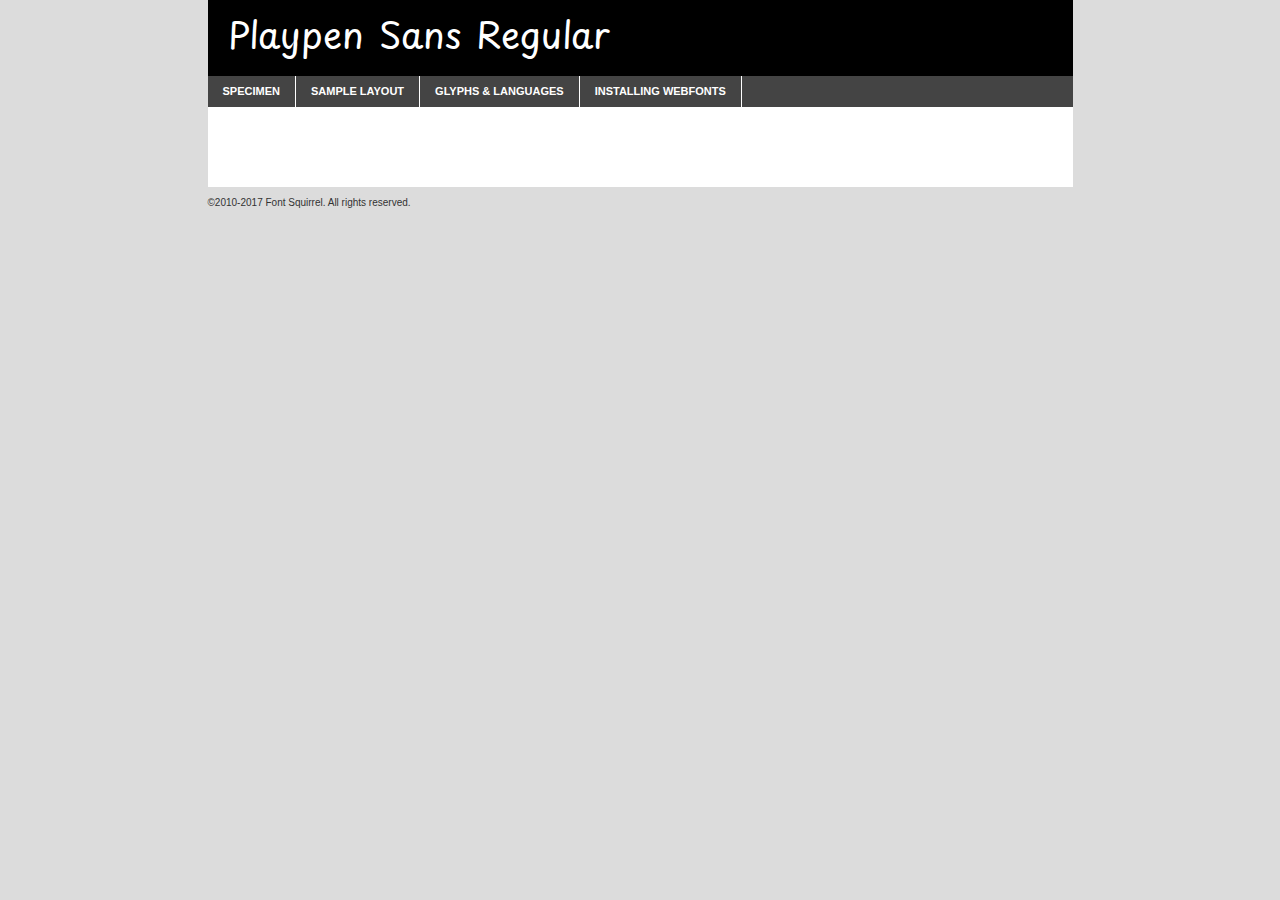
<file: fonts/PlaypenSans/playpensans-variablefont_wght-demo.html>
<!DOCTYPE html PUBLIC "-//W3C//DTD XHTML 1.0 Transitional//EN"
        "http://www.w3.org/TR/xhtml1/DTD/xhtml1-transitional.dtd">

<html xmlns="http://www.w3.org/1999/xhtml" xml:lang="en" lang="en">
<head>
    <meta http-equiv="Content-Type" content="text/html; charset=utf-8"/>
    <script src="http://ajax.googleapis.com/ajax/libs/jquery/1.7.2/jquery.min.js" type="text/javascript" charset="utf-8"></script>
    <script type="text/javascript">
		(function($) {
			$.fn.easyTabs = function(option) {
				var param = jQuery.extend({ fadeSpeed: 'fast', defaultContent: 1, activeClass: 'active' }, option);
				$(this).each(function() {
					var thisId = '#' + this.id;
					if ( param.defaultContent == '' )
					{
						param.defaultContent = 1;
					}
					if ( typeof param.defaultContent == 'number' )
					{
						var defaultTab = $(thisId + ' .tabs li:eq(' + (param.defaultContent - 1) + ') a').attr('href').substr(1);
					}
					else
					{
						var defaultTab = param.defaultContent;
					}
					$(thisId + ' .tabs li a').each(function() {
						var tabToHide = $(this).attr('href').substr(1);
						$('#' + tabToHide).addClass('easytabs-tab-content');
					});
					hideAll();
					changeContent(defaultTab);

					function hideAll() {$(thisId + ' .easytabs-tab-content').hide();}

					function changeContent(tabId)
					{
						hideAll();
						$(thisId + ' .tabs li').removeClass(param.activeClass);
						$(thisId + ' .tabs li a[href=#' + tabId + ']').closest('li').addClass(param.activeClass);
						if ( param.fadeSpeed != 'none' )
						{
							$(thisId + ' #' + tabId).fadeIn(param.fadeSpeed);
						}
						else
						{
							$(thisId + ' #' + tabId).show();
						}
					}

					$(thisId + ' .tabs li').click(function() {
						var tabId = $(this).find('a').attr('href').substr(1);
						changeContent(tabId);
						return false;
					});
				});
			}
		})(jQuery);
    </script>
    <link rel="stylesheet" href="specimen_files/specimen_stylesheet.css" type="text/css" charset="utf-8"/>
    <link rel="stylesheet" href="stylesheet.css" type="text/css" charset="utf-8"/>

    <style type="text/css">
        		body {
			font-family: 'playpen_sansregular';
        		}

            </style>

    <title>Playpen Sans Regular Specimen</title>


    <script type="text/javascript" charset="utf-8">
		$(document).ready(function() {
			$('#container').easyTabs({ defaultContent: 1 });
		});
    </script>
</head>

<body>
<div id="container">
    <div id="header">
		Playpen Sans Regular    </div>
    <ul class="tabs">
        <li><a href="#specimen">Specimen</a></li>
        <li><a href="#layout">Sample Layout</a></li>
		        <li><a href="#glyphs">Glyphs &amp; Languages</a></li>
        <li><a href="#installing">Installing Webfonts</a></li>

    </ul>

    <div id="main_content">


        <div id="specimen">

            <div class="section">
                <div class="grid12 firstcol">
                    <div class="huge">AaBb</div>
                </div>
            </div>

            <div class="section">
                <div class="glyph_range">A&#x200B;B&#x200b;C&#x200b;D&#x200b;E&#x200b;F&#x200b;G&#x200b;H&#x200b;I&#x200b;J&#x200b;K&#x200b;L&#x200b;M&#x200b;N&#x200b;O&#x200b;P&#x200b;Q&#x200b;R&#x200b;S&#x200b;T&#x200b;U&#x200b;V&#x200b;W&#x200b;X&#x200b;Y&#x200b;Z&#x200b;a&#x200b;b&#x200b;c&#x200b;d&#x200b;e&#x200b;f&#x200b;g&#x200b;h&#x200b;i&#x200b;j&#x200b;k&#x200b;l&#x200b;m&#x200b;n&#x200b;o&#x200b;p&#x200b;q&#x200b;r&#x200b;s&#x200b;t&#x200b;u&#x200b;v&#x200b;w&#x200b;x&#x200b;y&#x200b;z&#x200b;1&#x200b;2&#x200b;3&#x200b;4&#x200b;5&#x200b;6&#x200b;7&#x200b;8&#x200b;9&#x200b;0&#x200b;&amp;&#x200b;.&#x200b;,&#x200b;?&#x200b;!&#x200b;&#64;&#x200b;(&#x200b;)&#x200b;#&#x200b;$&#x200b;%&#x200b;*&#x200b;+&#x200b;-&#x200b;=&#x200b;:&#x200b;;</div>
            </div>
            <div class="section">
                <div class="grid12 firstcol">
                    <table class="sample_table">
                        <tr>
                            <td>10</td>
                            <td class="size10">abcdefghijklmnopqrstuvwxyzABCDEFGHIJKLMNOPQRSTUVWXYZ0123456789abcdefghijklmnopqrstuvwxyzABCDEFGHIJKLMNOPQRSTUVWXYZ0123456789abcdefghijklmnopqrstuvwxyzABCDEFGHIJKLMNOPQRSTUVWXYZ</td>
                        </tr>
                        <tr>
                            <td>11</td>
                            <td class="size11">abcdefghijklmnopqrstuvwxyzABCDEFGHIJKLMNOPQRSTUVWXYZ0123456789abcdefghijklmnopqrstuvwxyzABCDEFGHIJKLMNOPQRSTUVWXYZ0123456789abcdefghijklmnopqrstuvwxyzABCDEFGHIJKLMNOPQRSTUVWXYZ</td>
                        </tr>
                        <tr>
                            <td>12</td>
                            <td class="size12">abcdefghijklmnopqrstuvwxyzABCDEFGHIJKLMNOPQRSTUVWXYZ0123456789abcdefghijklmnopqrstuvwxyzABCDEFGHIJKLMNOPQRSTUVWXYZ0123456789abcdefghijklmnopqrstuvwxyzABCDEFGHIJKLMNOPQRSTUVWXYZ</td>
                        </tr>
                        <tr>
                            <td>13</td>
                            <td class="size13">abcdefghijklmnopqrstuvwxyzABCDEFGHIJKLMNOPQRSTUVWXYZ0123456789abcdefghijklmnopqrstuvwxyzABCDEFGHIJKLMNOPQRSTUVWXYZ0123456789abcdefghijklmnopqrstuvwxyzABCDEFGHIJKLMNOPQRSTUVWXYZ</td>
                        </tr>
                        <tr>
                            <td>14</td>
                            <td class="size14">abcdefghijklmnopqrstuvwxyzABCDEFGHIJKLMNOPQRSTUVWXYZ0123456789abcdefghijklmnopqrstuvwxyzABCDEFGHIJKLMNOPQRSTUVWXYZ0123456789abcdefghijklmnopqrstuvwxyzABCDEFGHIJKLMNOPQRSTUVWXYZ</td>
                        </tr>
                        <tr>
                            <td>16</td>
                            <td class="size16">abcdefghijklmnopqrstuvwxyzABCDEFGHIJKLMNOPQRSTUVWXYZ0123456789abcdefghijklmnopqrstuvwxyzABCDEFGHIJKLMNOPQRSTUVWXYZ</td>
                        </tr>
                        <tr>
                            <td>18</td>
                            <td class="size18">abcdefghijklmnopqrstuvwxyzABCDEFGHIJKLMNOPQRSTUVWXYZ0123456789abcdefghijklmnopqrstuvwxyzABCDEFGHIJKLMNOPQRSTUVWXYZ</td>
                        </tr>
                        <tr>
                            <td>20</td>
                            <td class="size20">abcdefghijklmnopqrstuvwxyzABCDEFGHIJKLMNOPQRSTUVWXYZ0123456789abcdefghijklmnopqrstuvwxyzABCDEFGHIJKLMNOPQRSTUVWXYZ</td>
                        </tr>
                        <tr>
                            <td>24</td>
                            <td class="size24">abcdefghijklmnopqrstuvwxyzABCDEFGHIJKLMNOPQRSTUVWXYZ0123456789abcdefghijklmnopqrstuvwxyzABCDEFGHIJKLMNOPQRSTUVWXYZ</td>
                        </tr>
                        <tr>
                            <td>30</td>
                            <td class="size30">abcdefghijklmnopqrstuvwxyzABCDEFGHIJKLMNOPQRSTUVWXYZ0123456789abcdefghijklmnopqrstuvwxyzABCDEFGHIJKLMNOPQRSTUVWXYZ</td>
                        </tr>
                        <tr>
                            <td>36</td>
                            <td class="size36">abcdefghijklmnopqrstuvwxyzABCDEFGHIJKLMNOPQRSTUVWXYZ0123456789abcdefghijklmnopqrstuvwxyzABCDEFGHIJKLMNOPQRSTUVWXYZ</td>
                        </tr>
                        <tr>
                            <td>48</td>
                            <td class="size48">abcdefghijklmnopqrstuvwxyzABCDEFGHIJKLMNOPQRSTUVWXYZ0123456789abcdefghijklmnopqrstuvwxyzABCDEFGHIJKLMNOPQRSTUVWXYZ</td>
                        </tr>
                        <tr>
                            <td>60</td>
                            <td class="size60">abcdefghijklmnopqrstuvwxyzABCDEFGHIJKLMNOPQRSTUVWXYZ0123456789abcdefghijklmnopqrstuvwxyzABCDEFGHIJKLMNOPQRSTUVWXYZ</td>
                        </tr>
                        <tr>
                            <td>72</td>
                            <td class="size72">abcdefghijklmnopqrstuvwxyzABCDEFGHIJKLMNOPQRSTUVWXYZ0123456789abcdefghijklmnopqrstuvwxyzABCDEFGHIJKLMNOPQRSTUVWXYZ</td>
                        </tr>
                        <tr>
                            <td>90</td>
                            <td class="size90">abcdefghijklmnopqrstuvwxyzABCDEFGHIJKLMNOPQRSTUVWXYZ0123456789abcdefghijklmnopqrstuvwxyzABCDEFGHIJKLMNOPQRSTUVWXYZ</td>
                        </tr>
                    </table>

                </div>

            </div>


            <div class="section" id="bodycomparison">


                <div id="xheight">
                    <div class="fontbody">&#x25FC;&#x25FC;&#x25FC;&#x25FC;&#x25FC;&#x25FC;&#x25FC;&#x25FC;&#x25FC;&#x25FC;&#x25FC;&#x25FC;&#x25FC;&#x25FC;&#x25FC;&#x25FC;&#x25FC;&#x25FC;&#x25FC;&#x25FC;&#x25FC;&#x25FC;&#x25FC;&#x25FC;&#x25FC;&#x25FC;&#x25FC;&#x25FC;&#x25FC;&#x25FC;&#x25FC;&#x25FC;&#x25FC;&#x25FC;&#x25FC;&#x25FC;&#x25FC;&#x25FC;&#x25FC;&#x25FC;&#x25FC;&#x25FC;&#x25FC;&#x25FC;&#x25FC;&#x25FC;&#x25FC;&#x25FC;&#x25FC;&#x25FC;&#x25FC;&#x25FC;&#x25FC;&#x25FC;&#x25FC;&#x25FC;&#x25FC;&#x25FC;&#x25FC;&#x25FC;&#x25FC;&#x25FC;&#x25FC;&#x25FC;&#x25FC;&#x25FC;&#x25FC;&#x25FC;&#x25FC;&#x25FC;&#x25FC;&#x25FC;&#x25FC;&#x25FC;&#x25FC;&#x25FC;&#x25FC;&#x25FC;&#x25FC;&#x25FC;&#x25FC;&#x25FC;&#x25FC;&#x25FC;&#x25FC;&#x25FC;&#x25FC;&#x25FC;&#x25FC;&#x25FC;&#x25FC;&#x25FC;&#x25FC;&#x25FC;&#x25FC;&#x25FC;&#x25FC;&#x25FC;&#x25FC;body</div>
                    <div class="arialbody">body</div>
                    <div class="verdanabody">body</div>
                    <div class="georgiabody">body</div>
                </div>
                <div class="fontbody" style="z-index:1">
                    body<span>Playpen Sans Regular</span>
                </div>
                <div class="arialbody" style="z-index:1">
                    body<span>Arial</span>
                </div>
                <div class="verdanabody" style="z-index:1">
                    body<span>Verdana</span>
                </div>
                <div class="georgiabody" style="z-index:1">
                    body<span>Georgia</span>
                </div>


            </div>


            <div class="section psample psample_row1" id="">

                <div class="grid2 firstcol">
                    <p class="size10"><span>10.</span>Aenean lacinia bibendum nulla sed consectetur. Fusce dapibus, tellus ac cursus commodo, tortor mauris condimentum nibh, ut fermentum massa justo sit amet risus. Nullam id dolor id nibh ultricies vehicula ut id elit. Cum sociis natoque penatibus et magnis dis parturient montes, nascetur ridiculus mus. Nulla vitae elit libero, a pharetra augue.</p>

                </div>
                <div class="grid3">
                    <p class="size11"><span>11.</span>Aenean lacinia bibendum nulla sed consectetur. Fusce dapibus, tellus ac cursus commodo, tortor mauris condimentum nibh, ut fermentum massa justo sit amet risus. Nullam id dolor id nibh ultricies vehicula ut id elit. Cum sociis natoque penatibus et magnis dis parturient montes, nascetur ridiculus mus. Nulla vitae elit libero, a pharetra augue.</p>

                </div>
                <div class="grid3">
                    <p class="size12"><span>12.</span>Aenean lacinia bibendum nulla sed consectetur. Fusce dapibus, tellus ac cursus commodo, tortor mauris condimentum nibh, ut fermentum massa justo sit amet risus. Nullam id dolor id nibh ultricies vehicula ut id elit. Cum sociis natoque penatibus et magnis dis parturient montes, nascetur ridiculus mus. Nulla vitae elit libero, a pharetra augue.</p>

                </div>
                <div class="grid4">
                    <p class="size13"><span>13.</span>Aenean lacinia bibendum nulla sed consectetur. Fusce dapibus, tellus ac cursus commodo, tortor mauris condimentum nibh, ut fermentum massa justo sit amet risus. Nullam id dolor id nibh ultricies vehicula ut id elit. Cum sociis natoque penatibus et magnis dis parturient montes, nascetur ridiculus mus. Nulla vitae elit libero, a pharetra augue.</p>

                </div>
                <div class="white_blend"></div>

            </div>
            <div class="section psample psample_row2" id="">
                <div class="grid3 firstcol">
                    <p class="size14"><span>14.</span>Aenean lacinia bibendum nulla sed consectetur. Fusce dapibus, tellus ac cursus commodo, tortor mauris condimentum nibh, ut fermentum massa justo sit amet risus. Nullam id dolor id nibh ultricies vehicula ut id elit. Cum sociis natoque penatibus et magnis dis parturient montes, nascetur ridiculus mus. Nulla vitae elit libero, a pharetra augue.</p>

                </div>
                <div class="grid4">
                    <p class="size16"><span>16.</span>Aenean lacinia bibendum nulla sed consectetur. Fusce dapibus, tellus ac cursus commodo, tortor mauris condimentum nibh, ut fermentum massa justo sit amet risus. Nullam id dolor id nibh ultricies vehicula ut id elit. Cum sociis natoque penatibus et magnis dis parturient montes, nascetur ridiculus mus. Nulla vitae elit libero, a pharetra augue.</p>

                </div>
                <div class="grid5">
                    <p class="size18"><span>18.</span>Aenean lacinia bibendum nulla sed consectetur. Fusce dapibus, tellus ac cursus commodo, tortor mauris condimentum nibh, ut fermentum massa justo sit amet risus. Nullam id dolor id nibh ultricies vehicula ut id elit. Cum sociis natoque penatibus et magnis dis parturient montes, nascetur ridiculus mus. Nulla vitae elit libero, a pharetra augue.</p>

                </div>

                <div class="white_blend"></div>

            </div>

            <div class="section psample psample_row3" id="">
                <div class="grid5 firstcol">
                    <p class="size20"><span>20.</span>Aenean lacinia bibendum nulla sed consectetur. Fusce dapibus, tellus ac cursus commodo, tortor mauris condimentum nibh, ut fermentum massa justo sit amet risus. Nullam id dolor id nibh ultricies vehicula ut id elit. Cum sociis natoque penatibus et magnis dis parturient montes, nascetur ridiculus mus. Nulla vitae elit libero, a pharetra augue.</p>
                </div>
                <div class="grid7">
                    <p class="size24"><span>24.</span>Aenean lacinia bibendum nulla sed consectetur. Fusce dapibus, tellus ac cursus commodo, tortor mauris condimentum nibh, ut fermentum massa justo sit amet risus. Nullam id dolor id nibh ultricies vehicula ut id elit. Cum sociis natoque penatibus et magnis dis parturient montes, nascetur ridiculus mus. Nulla vitae elit libero, a pharetra augue.</p>
                </div>

                <div class="white_blend"></div>

            </div>

            <div class="section psample psample_row4" id="">
                <div class="grid12 firstcol">
                    <p class="size30"><span>30.</span>Aenean lacinia bibendum nulla sed consectetur. Fusce dapibus, tellus ac cursus commodo, tortor mauris condimentum nibh, ut fermentum massa justo sit amet risus. Nullam id dolor id nibh ultricies vehicula ut id elit. Cum sociis natoque penatibus et magnis dis parturient montes, nascetur ridiculus mus. Nulla vitae elit libero, a pharetra augue.</p>
                </div>
                <div class="white_blend"></div>

            </div>


            <div class="section psample psample_row1 fullreverse">
                <div class="grid2 firstcol">
                    <p class="size10"><span>10.</span>Aenean lacinia bibendum nulla sed consectetur. Fusce dapibus, tellus ac cursus commodo, tortor mauris condimentum nibh, ut fermentum massa justo sit amet risus. Nullam id dolor id nibh ultricies vehicula ut id elit. Cum sociis natoque penatibus et magnis dis parturient montes, nascetur ridiculus mus. Nulla vitae elit libero, a pharetra augue.</p>

                </div>
                <div class="grid3">
                    <p class="size11"><span>11.</span>Aenean lacinia bibendum nulla sed consectetur. Fusce dapibus, tellus ac cursus commodo, tortor mauris condimentum nibh, ut fermentum massa justo sit amet risus. Nullam id dolor id nibh ultricies vehicula ut id elit. Cum sociis natoque penatibus et magnis dis parturient montes, nascetur ridiculus mus. Nulla vitae elit libero, a pharetra augue.</p>

                </div>
                <div class="grid3">
                    <p class="size12"><span>12.</span>Aenean lacinia bibendum nulla sed consectetur. Fusce dapibus, tellus ac cursus commodo, tortor mauris condimentum nibh, ut fermentum massa justo sit amet risus. Nullam id dolor id nibh ultricies vehicula ut id elit. Cum sociis natoque penatibus et magnis dis parturient montes, nascetur ridiculus mus. Nulla vitae elit libero, a pharetra augue.</p>

                </div>
                <div class="grid4">
                    <p class="size13"><span>13.</span>Aenean lacinia bibendum nulla sed consectetur. Fusce dapibus, tellus ac cursus commodo, tortor mauris condimentum nibh, ut fermentum massa justo sit amet risus. Nullam id dolor id nibh ultricies vehicula ut id elit. Cum sociis natoque penatibus et magnis dis parturient montes, nascetur ridiculus mus. Nulla vitae elit libero, a pharetra augue.</p>

                </div>
                <div class="black_blend"></div>

            </div>

            <div class="section psample psample_row2 fullreverse">
                <div class="grid3 firstcol">
                    <p class="size14"><span>14.</span>Aenean lacinia bibendum nulla sed consectetur. Fusce dapibus, tellus ac cursus commodo, tortor mauris condimentum nibh, ut fermentum massa justo sit amet risus. Nullam id dolor id nibh ultricies vehicula ut id elit. Cum sociis natoque penatibus et magnis dis parturient montes, nascetur ridiculus mus. Nulla vitae elit libero, a pharetra augue.</p>

                </div>
                <div class="grid4">
                    <p class="size16"><span>16.</span>Aenean lacinia bibendum nulla sed consectetur. Fusce dapibus, tellus ac cursus commodo, tortor mauris condimentum nibh, ut fermentum massa justo sit amet risus. Nullam id dolor id nibh ultricies vehicula ut id elit. Cum sociis natoque penatibus et magnis dis parturient montes, nascetur ridiculus mus. Nulla vitae elit libero, a pharetra augue.</p>

                </div>
                <div class="grid5">
                    <p class="size18"><span>18.</span>Aenean lacinia bibendum nulla sed consectetur. Fusce dapibus, tellus ac cursus commodo, tortor mauris condimentum nibh, ut fermentum massa justo sit amet risus. Nullam id dolor id nibh ultricies vehicula ut id elit. Cum sociis natoque penatibus et magnis dis parturient montes, nascetur ridiculus mus. Nulla vitae elit libero, a pharetra augue.</p>

                </div>
                <div class="black_blend"></div>

            </div>

            <div class="section psample fullreverse psample_row3" id="">
                <div class="grid5 firstcol">
                    <p class="size20"><span>20.</span>Aenean lacinia bibendum nulla sed consectetur. Fusce dapibus, tellus ac cursus commodo, tortor mauris condimentum nibh, ut fermentum massa justo sit amet risus. Nullam id dolor id nibh ultricies vehicula ut id elit. Cum sociis natoque penatibus et magnis dis parturient montes, nascetur ridiculus mus. Nulla vitae elit libero, a pharetra augue.</p>
                </div>
                <div class="grid7">
                    <p class="size24"><span>24.</span>Aenean lacinia bibendum nulla sed consectetur. Fusce dapibus, tellus ac cursus commodo, tortor mauris condimentum nibh, ut fermentum massa justo sit amet risus. Nullam id dolor id nibh ultricies vehicula ut id elit. Cum sociis natoque penatibus et magnis dis parturient montes, nascetur ridiculus mus. Nulla vitae elit libero, a pharetra augue.</p>
                </div>

                <div class="black_blend"></div>

            </div>

            <div class="section psample fullreverse psample_row4" id="" style="border-bottom: 20px #000 solid;">
                <div class="grid12 firstcol">
                    <p class="size30"><span>30.</span>Aenean lacinia bibendum nulla sed consectetur. Fusce dapibus, tellus ac cursus commodo, tortor mauris condimentum nibh, ut fermentum massa justo sit amet risus. Nullam id dolor id nibh ultricies vehicula ut id elit. Cum sociis natoque penatibus et magnis dis parturient montes, nascetur ridiculus mus. Nulla vitae elit libero, a pharetra augue.</p>
                </div>
                <div class="black_blend"></div>

            </div>


        </div>

        <div id="layout">

            <div class="section">

                <div class="grid12 firstcol">
                    <h1>Lorem Ipsum Dolor</h1>
                    <h2>Etiam porta sem malesuada magna mollis euismod</h2>

                    <p class="byline">By <a href="#link">Aenean Lacinia</a></p>
                </div>
            </div>
            <div class="section">
                <div class="grid8 firstcol">
                    <p class="large">Donec sed odio dui. Morbi leo risus, porta ac consectetur ac, vestibulum at eros. Fusce dapibus, tellus ac cursus commodo, tortor mauris condimentum nibh, ut fermentum massa justo sit amet risus. </p>


                    <h3>Pellentesque ornare sem</h3>

                    <p>Maecenas sed diam eget risus varius blandit sit amet non magna. Maecenas faucibus mollis interdum. Donec ullamcorper nulla non metus auctor fringilla. Nullam id dolor id nibh ultricies vehicula ut id elit. Nullam id dolor id nibh ultricies vehicula ut id elit. </p>

                    <p>Aenean eu leo quam. Pellentesque ornare sem lacinia quam venenatis vestibulum. Lorem ipsum dolor sit amet, consectetur adipiscing elit. Cum sociis natoque penatibus et magnis dis parturient montes, nascetur ridiculus mus. </p>

                    <p>Nulla vitae elit libero, a pharetra augue. Praesent commodo cursus magna, vel scelerisque nisl consectetur et. Aenean lacinia bibendum nulla sed consectetur. </p>

                    <p>Nullam quis risus eget urna mollis ornare vel eu leo. Nullam quis risus eget urna mollis ornare vel eu leo. Maecenas sed diam eget risus varius blandit sit amet non magna. Donec ullamcorper nulla non metus auctor fringilla. </p>

                    <h3>Cras mattis consectetur</h3>

                    <p>Aenean eu leo quam. Pellentesque ornare sem lacinia quam venenatis vestibulum. Aenean lacinia bibendum nulla sed consectetur. Integer posuere erat a ante venenatis dapibus posuere velit aliquet. Cras mattis consectetur purus sit amet fermentum. </p>

                    <p>Nullam id dolor id nibh ultricies vehicula ut id elit. Nullam quis risus eget urna mollis ornare vel eu leo. Cras mattis consectetur purus sit amet fermentum.</p>
                </div>

                <div class="grid4 sidebar">

                    <div class="box reverse">
                        <p class="last">Nullam quis risus eget urna mollis ornare vel eu leo. Donec ullamcorper nulla non metus auctor fringilla. Cras mattis consectetur purus sit amet fermentum. Sed posuere consectetur est at lobortis. Lorem ipsum dolor sit amet, consectetur adipiscing elit. </p>
                    </div>

                    <p class="caption">Maecenas sed diam eget risus varius.</p>

                    <p>Vestibulum id ligula porta felis euismod semper. Integer posuere erat a ante venenatis dapibus posuere velit aliquet. Vestibulum id ligula porta felis euismod semper. Sed posuere consectetur est at lobortis. Maecenas sed diam eget risus varius blandit sit amet non magna. Fusce dapibus, tellus ac cursus commodo, tortor mauris condimentum nibh, ut fermentum massa justo sit amet risus. </p>


                    <p>Duis mollis, est non commodo luctus, nisi erat porttitor ligula, eget lacinia odio sem nec elit. Aenean lacinia bibendum nulla sed consectetur. Vivamus sagittis lacus vel augue laoreet rutrum faucibus dolor auctor. Aenean lacinia bibendum nulla sed consectetur. Nullam quis risus eget urna mollis ornare vel eu leo. </p>

                    <p>Praesent commodo cursus magna, vel scelerisque nisl consectetur et. Donec ullamcorper nulla non metus auctor fringilla. Maecenas faucibus mollis interdum. Fusce dapibus, tellus ac cursus commodo, tortor mauris condimentum nibh, ut fermentum massa justo sit amet risus. </p>

                </div>
            </div>

        </div>


		

        <div id="glyphs">
            <div class="section">
                <div class="grid12 firstcol">

                    <h1>Language Support</h1>
                    <p>The subset of Playpen Sans Regular in this kit supports the following languages:<br/>

						Albanian, Basque, Breton, Chamorro, Danish, Dutch, English, Faroese, Finnish, French, Frisian, Galician, German, Icelandic, Italian, Malagasy, Norwegian, Portuguese, Spanish, Alsatian, Aragonese, Arapaho, Arrernte, Asturian, Aymara, Bislama, Cebuano, Corsican, Fijian, French_creole, Genoese, Gilbertese, Greenlandic, Haitian_creole, Hiligaynon, Hmong, Hopi, Ibanag, Iloko_ilokano, Indonesian, Interglossa_glosa, Interlingua, Irish_gaelic, Jerriais, Lojban, Lombard, Luxembourgeois, Manx, Mohawk, Norfolk_pitcairnese, Occitan, Oromo, Pangasinan, Papiamento, Piedmontese, Potawatomi, Rhaeto-romance, Romansh, Rotokas, Sami_lule, Samoan, Sardinian, Scots_gaelic, Seychelles_creole, Shona, Sicilian, Somali, Southern_ndebele, Swahili, Swati_swazi, Tagalog_filipino_pilipino, Tetum, Tok_pisin, Uyghur_latinized, Volapuk, Walloon, Warlpiri, Xhosa, Yapese, Zulu, Latinbasic, Ubasic, Demo                    </p>
                    <h1>Glyph Chart</h1>
                    <p>The subset of Playpen Sans Regular in this kit includes all the glyphs listed below. Unicode entities are included above each glyph to help you insert individual characters into your layout.</p>
                    <div id="glyph_chart">

																				                                <div><p>&amp;#13;</p>&#13;</div>
																				                                <div><p>&amp;#32;</p>&#32;</div>
																				                                <div><p>&amp;#33;</p>&#33;</div>
																				                                <div><p>&amp;#34;</p>&#34;</div>
																				                                <div><p>&amp;#35;</p>&#35;</div>
																				                                <div><p>&amp;#36;</p>&#36;</div>
																				                                <div><p>&amp;#37;</p>&#37;</div>
																				                                <div><p>&amp;#38;</p>&#38;</div>
																				                                <div><p>&amp;#39;</p>&#39;</div>
																				                                <div><p>&amp;#40;</p>&#40;</div>
																				                                <div><p>&amp;#41;</p>&#41;</div>
																				                                <div><p>&amp;#42;</p>&#42;</div>
																				                                <div><p>&amp;#43;</p>&#43;</div>
																				                                <div><p>&amp;#44;</p>&#44;</div>
																				                                <div><p>&amp;#45;</p>&#45;</div>
																				                                <div><p>&amp;#46;</p>&#46;</div>
																				                                <div><p>&amp;#47;</p>&#47;</div>
																				                                <div><p>&amp;#48;</p>&#48;</div>
																				                                <div><p>&amp;#49;</p>&#49;</div>
																				                                <div><p>&amp;#50;</p>&#50;</div>
																				                                <div><p>&amp;#51;</p>&#51;</div>
																				                                <div><p>&amp;#52;</p>&#52;</div>
																				                                <div><p>&amp;#53;</p>&#53;</div>
																				                                <div><p>&amp;#54;</p>&#54;</div>
																				                                <div><p>&amp;#55;</p>&#55;</div>
																				                                <div><p>&amp;#56;</p>&#56;</div>
																				                                <div><p>&amp;#57;</p>&#57;</div>
																				                                <div><p>&amp;#58;</p>&#58;</div>
																				                                <div><p>&amp;#59;</p>&#59;</div>
																				                                <div><p>&amp;#60;</p>&#60;</div>
																				                                <div><p>&amp;#61;</p>&#61;</div>
																				                                <div><p>&amp;#62;</p>&#62;</div>
																				                                <div><p>&amp;#63;</p>&#63;</div>
																				                                <div><p>&amp;#64;</p>&#64;</div>
																				                                <div><p>&amp;#65;</p>&#65;</div>
																				                                <div><p>&amp;#66;</p>&#66;</div>
																				                                <div><p>&amp;#67;</p>&#67;</div>
																				                                <div><p>&amp;#68;</p>&#68;</div>
																				                                <div><p>&amp;#69;</p>&#69;</div>
																				                                <div><p>&amp;#70;</p>&#70;</div>
																				                                <div><p>&amp;#71;</p>&#71;</div>
																				                                <div><p>&amp;#72;</p>&#72;</div>
																				                                <div><p>&amp;#73;</p>&#73;</div>
																				                                <div><p>&amp;#74;</p>&#74;</div>
																				                                <div><p>&amp;#75;</p>&#75;</div>
																				                                <div><p>&amp;#76;</p>&#76;</div>
																				                                <div><p>&amp;#77;</p>&#77;</div>
																				                                <div><p>&amp;#78;</p>&#78;</div>
																				                                <div><p>&amp;#79;</p>&#79;</div>
																				                                <div><p>&amp;#80;</p>&#80;</div>
																				                                <div><p>&amp;#81;</p>&#81;</div>
																				                                <div><p>&amp;#82;</p>&#82;</div>
																				                                <div><p>&amp;#83;</p>&#83;</div>
																				                                <div><p>&amp;#84;</p>&#84;</div>
																				                                <div><p>&amp;#85;</p>&#85;</div>
																				                                <div><p>&amp;#86;</p>&#86;</div>
																				                                <div><p>&amp;#87;</p>&#87;</div>
																				                                <div><p>&amp;#88;</p>&#88;</div>
																				                                <div><p>&amp;#89;</p>&#89;</div>
																				                                <div><p>&amp;#90;</p>&#90;</div>
																				                                <div><p>&amp;#91;</p>&#91;</div>
																				                                <div><p>&amp;#92;</p>&#92;</div>
																				                                <div><p>&amp;#93;</p>&#93;</div>
																				                                <div><p>&amp;#94;</p>&#94;</div>
																				                                <div><p>&amp;#95;</p>&#95;</div>
																				                                <div><p>&amp;#96;</p>&#96;</div>
																				                                <div><p>&amp;#97;</p>&#97;</div>
																				                                <div><p>&amp;#98;</p>&#98;</div>
																				                                <div><p>&amp;#99;</p>&#99;</div>
																				                                <div><p>&amp;#100;</p>&#100;</div>
																				                                <div><p>&amp;#101;</p>&#101;</div>
																				                                <div><p>&amp;#102;</p>&#102;</div>
																				                                <div><p>&amp;#103;</p>&#103;</div>
																				                                <div><p>&amp;#104;</p>&#104;</div>
																				                                <div><p>&amp;#105;</p>&#105;</div>
																				                                <div><p>&amp;#106;</p>&#106;</div>
																				                                <div><p>&amp;#107;</p>&#107;</div>
																				                                <div><p>&amp;#108;</p>&#108;</div>
																				                                <div><p>&amp;#109;</p>&#109;</div>
																				                                <div><p>&amp;#110;</p>&#110;</div>
																				                                <div><p>&amp;#111;</p>&#111;</div>
																				                                <div><p>&amp;#112;</p>&#112;</div>
																				                                <div><p>&amp;#113;</p>&#113;</div>
																				                                <div><p>&amp;#114;</p>&#114;</div>
																				                                <div><p>&amp;#115;</p>&#115;</div>
																				                                <div><p>&amp;#116;</p>&#116;</div>
																				                                <div><p>&amp;#117;</p>&#117;</div>
																				                                <div><p>&amp;#118;</p>&#118;</div>
																				                                <div><p>&amp;#119;</p>&#119;</div>
																				                                <div><p>&amp;#120;</p>&#120;</div>
																				                                <div><p>&amp;#121;</p>&#121;</div>
																				                                <div><p>&amp;#122;</p>&#122;</div>
																				                                <div><p>&amp;#123;</p>&#123;</div>
																				                                <div><p>&amp;#124;</p>&#124;</div>
																				                                <div><p>&amp;#125;</p>&#125;</div>
																				                                <div><p>&amp;#126;</p>&#126;</div>
																				                                <div><p>&amp;#160;</p>&#160;</div>
																				                                <div><p>&amp;#161;</p>&#161;</div>
																				                                <div><p>&amp;#162;</p>&#162;</div>
																				                                <div><p>&amp;#163;</p>&#163;</div>
																				                                <div><p>&amp;#164;</p>&#164;</div>
																				                                <div><p>&amp;#165;</p>&#165;</div>
																				                                <div><p>&amp;#166;</p>&#166;</div>
																				                                <div><p>&amp;#167;</p>&#167;</div>
																				                                <div><p>&amp;#168;</p>&#168;</div>
																				                                <div><p>&amp;#169;</p>&#169;</div>
																				                                <div><p>&amp;#170;</p>&#170;</div>
																				                                <div><p>&amp;#171;</p>&#171;</div>
																				                                <div><p>&amp;#172;</p>&#172;</div>
																				                                <div><p>&amp;#173;</p>&#173;</div>
																				                                <div><p>&amp;#174;</p>&#174;</div>
																				                                <div><p>&amp;#175;</p>&#175;</div>
																				                                <div><p>&amp;#176;</p>&#176;</div>
																				                                <div><p>&amp;#177;</p>&#177;</div>
																				                                <div><p>&amp;#178;</p>&#178;</div>
																				                                <div><p>&amp;#179;</p>&#179;</div>
																				                                <div><p>&amp;#180;</p>&#180;</div>
																				                                <div><p>&amp;#181;</p>&#181;</div>
																				                                <div><p>&amp;#182;</p>&#182;</div>
																				                                <div><p>&amp;#183;</p>&#183;</div>
																				                                <div><p>&amp;#184;</p>&#184;</div>
																				                                <div><p>&amp;#185;</p>&#185;</div>
																				                                <div><p>&amp;#186;</p>&#186;</div>
																				                                <div><p>&amp;#187;</p>&#187;</div>
																				                                <div><p>&amp;#188;</p>&#188;</div>
																				                                <div><p>&amp;#189;</p>&#189;</div>
																				                                <div><p>&amp;#190;</p>&#190;</div>
																				                                <div><p>&amp;#191;</p>&#191;</div>
																				                                <div><p>&amp;#192;</p>&#192;</div>
																				                                <div><p>&amp;#193;</p>&#193;</div>
																				                                <div><p>&amp;#194;</p>&#194;</div>
																				                                <div><p>&amp;#195;</p>&#195;</div>
																				                                <div><p>&amp;#196;</p>&#196;</div>
																				                                <div><p>&amp;#197;</p>&#197;</div>
																				                                <div><p>&amp;#198;</p>&#198;</div>
																				                                <div><p>&amp;#199;</p>&#199;</div>
																				                                <div><p>&amp;#200;</p>&#200;</div>
																				                                <div><p>&amp;#201;</p>&#201;</div>
																				                                <div><p>&amp;#202;</p>&#202;</div>
																				                                <div><p>&amp;#203;</p>&#203;</div>
																				                                <div><p>&amp;#204;</p>&#204;</div>
																				                                <div><p>&amp;#205;</p>&#205;</div>
																				                                <div><p>&amp;#206;</p>&#206;</div>
																				                                <div><p>&amp;#207;</p>&#207;</div>
																				                                <div><p>&amp;#208;</p>&#208;</div>
																				                                <div><p>&amp;#209;</p>&#209;</div>
																				                                <div><p>&amp;#210;</p>&#210;</div>
																				                                <div><p>&amp;#211;</p>&#211;</div>
																				                                <div><p>&amp;#212;</p>&#212;</div>
																				                                <div><p>&amp;#213;</p>&#213;</div>
																				                                <div><p>&amp;#214;</p>&#214;</div>
																				                                <div><p>&amp;#215;</p>&#215;</div>
																				                                <div><p>&amp;#216;</p>&#216;</div>
																				                                <div><p>&amp;#217;</p>&#217;</div>
																				                                <div><p>&amp;#218;</p>&#218;</div>
																				                                <div><p>&amp;#219;</p>&#219;</div>
																				                                <div><p>&amp;#220;</p>&#220;</div>
																				                                <div><p>&amp;#221;</p>&#221;</div>
																				                                <div><p>&amp;#222;</p>&#222;</div>
																				                                <div><p>&amp;#223;</p>&#223;</div>
																				                                <div><p>&amp;#224;</p>&#224;</div>
																				                                <div><p>&amp;#225;</p>&#225;</div>
																				                                <div><p>&amp;#226;</p>&#226;</div>
																				                                <div><p>&amp;#227;</p>&#227;</div>
																				                                <div><p>&amp;#228;</p>&#228;</div>
																				                                <div><p>&amp;#229;</p>&#229;</div>
																				                                <div><p>&amp;#230;</p>&#230;</div>
																				                                <div><p>&amp;#231;</p>&#231;</div>
																				                                <div><p>&amp;#232;</p>&#232;</div>
																				                                <div><p>&amp;#233;</p>&#233;</div>
																				                                <div><p>&amp;#234;</p>&#234;</div>
																				                                <div><p>&amp;#235;</p>&#235;</div>
																				                                <div><p>&amp;#236;</p>&#236;</div>
																				                                <div><p>&amp;#237;</p>&#237;</div>
																				                                <div><p>&amp;#238;</p>&#238;</div>
																				                                <div><p>&amp;#239;</p>&#239;</div>
																				                                <div><p>&amp;#240;</p>&#240;</div>
																				                                <div><p>&amp;#241;</p>&#241;</div>
																				                                <div><p>&amp;#242;</p>&#242;</div>
																				                                <div><p>&amp;#243;</p>&#243;</div>
																				                                <div><p>&amp;#244;</p>&#244;</div>
																				                                <div><p>&amp;#245;</p>&#245;</div>
																				                                <div><p>&amp;#246;</p>&#246;</div>
																				                                <div><p>&amp;#247;</p>&#247;</div>
																				                                <div><p>&amp;#248;</p>&#248;</div>
																				                                <div><p>&amp;#249;</p>&#249;</div>
																				                                <div><p>&amp;#250;</p>&#250;</div>
																				                                <div><p>&amp;#251;</p>&#251;</div>
																				                                <div><p>&amp;#252;</p>&#252;</div>
																				                                <div><p>&amp;#253;</p>&#253;</div>
																				                                <div><p>&amp;#254;</p>&#254;</div>
																				                                <div><p>&amp;#255;</p>&#255;</div>
																				                                <div><p>&amp;#338;</p>&#338;</div>
																				                                <div><p>&amp;#339;</p>&#339;</div>
																				                                <div><p>&amp;#376;</p>&#376;</div>
																				                                <div><p>&amp;#710;</p>&#710;</div>
																				                                <div><p>&amp;#732;</p>&#732;</div>
																				                                <div><p>&amp;#8192;</p>&#8192;</div>
																				                                <div><p>&amp;#8193;</p>&#8193;</div>
																				                                <div><p>&amp;#8194;</p>&#8194;</div>
																				                                <div><p>&amp;#8195;</p>&#8195;</div>
																				                                <div><p>&amp;#8196;</p>&#8196;</div>
																				                                <div><p>&amp;#8197;</p>&#8197;</div>
																				                                <div><p>&amp;#8198;</p>&#8198;</div>
																				                                <div><p>&amp;#8199;</p>&#8199;</div>
																				                                <div><p>&amp;#8200;</p>&#8200;</div>
																				                                <div><p>&amp;#8201;</p>&#8201;</div>
																				                                <div><p>&amp;#8202;</p>&#8202;</div>
																				                                <div><p>&amp;#8208;</p>&#8208;</div>
																				                                <div><p>&amp;#8209;</p>&#8209;</div>
																				                                <div><p>&amp;#8210;</p>&#8210;</div>
																				                                <div><p>&amp;#8211;</p>&#8211;</div>
																				                                <div><p>&amp;#8212;</p>&#8212;</div>
																				                                <div><p>&amp;#8216;</p>&#8216;</div>
																				                                <div><p>&amp;#8217;</p>&#8217;</div>
																				                                <div><p>&amp;#8218;</p>&#8218;</div>
																				                                <div><p>&amp;#8220;</p>&#8220;</div>
																				                                <div><p>&amp;#8221;</p>&#8221;</div>
																				                                <div><p>&amp;#8222;</p>&#8222;</div>
																				                                <div><p>&amp;#8226;</p>&#8226;</div>
																				                                <div><p>&amp;#8230;</p>&#8230;</div>
																				                                <div><p>&amp;#8239;</p>&#8239;</div>
																				                                <div><p>&amp;#8249;</p>&#8249;</div>
																				                                <div><p>&amp;#8250;</p>&#8250;</div>
																				                                <div><p>&amp;#8287;</p>&#8287;</div>
																				                                <div><p>&amp;#8364;</p>&#8364;</div>
																				                                <div><p>&amp;#8482;</p>&#8482;</div>
																				                                <div><p>&amp;#9724;</p>&#9724;</div>
																				                                <div><p>&amp;#64257;</p>&#64257;</div>
																				                                <div><p>&amp;#64258;</p>&#64258;</div>
																																																										                    </div>
                </div>


            </div>
        </div>


        <div id="specs">

        </div>

        <div id="installing">
            <div class="section">
                <div class="grid7 firstcol">
                    <h1>Installing Webfonts</h1>

                    <p>Webfonts are supported by all major browser platforms but not all in the same way. There are currently four different font formats that must be included in order to target all browsers. This includes TTF, WOFF, EOT and SVG.</p>

                    <h2>1. Upload your webfonts</h2>
                    <p>You must upload your webfont kit to your website. They should be in or near the same directory as your CSS files.</p>

                    <h2>2. Include the webfont stylesheet</h2>
                    <p>A special CSS @font-face declaration helps the various browsers select the appropriate font it needs without causing you a bunch of headaches. Learn more about this syntax by reading the <a href="https://www.fontspring.com/blog/further-hardening-of-the-bulletproof-syntax">Fontspring blog post</a> about it. The code for it is as follows:</p>


                    <code>
                        @font-face{
                        font-family: 'MyWebFont';
                        src: url('WebFont.eot');
                        src: url('WebFont.eot?#iefix') format('embedded-opentype'),
                        url('WebFont.woff') format('woff'),
                        url('WebFont.ttf') format('truetype'),
                        url('WebFont.svg#webfont') format('svg');
                        }
                    </code>

                    <p>We've already gone ahead and generated the code for you. All you have to do is link to the stylesheet in your HTML, like this:</p>
                    <code>&lt;link rel=&quot;stylesheet&quot; href=&quot;stylesheet.css&quot; type=&quot;text/css&quot; charset=&quot;utf-8&quot; /&gt;</code>

                    <h2>3. Modify your own stylesheet</h2>
                    <p>To take advantage of your new fonts, you must tell your stylesheet to use them. Look at the original @font-face declaration above and find the property called "font-family." The name linked there will be what you use to reference the font. Prepend that webfont name to the font stack in the "font-family" property, inside the selector you want to change. For example:</p>
                    <code>p { font-family: 'WebFont', Arial, sans-serif; }</code>

                    <h2>4. Test</h2>
                    <p>Getting webfonts to work cross-browser <em>can</em> be tricky. Use the information in the sidebar to help you if you find that fonts aren't loading in a particular browser.</p>
                </div>

                <div class="grid5 sidebar">
                    <div class="box">
                        <h2>Troubleshooting<br/>Font-Face Problems</h2>
                        <p>Having trouble getting your webfonts to load in your new website? Here are some tips to sort out what might be the problem.</p>

                        <h3>Fonts not showing in any browser</h3>

                        <p>This sounds like you need to work on the plumbing. You either did not upload the fonts to the correct directory, or you did not link the fonts properly in the CSS. If you've confirmed that all this is correct and you still have a problem, take a look at your .htaccess file and see if requests are getting intercepted.</p>

                        <h3>Fonts not loading in iPhone or iPad</h3>

                        <p>The most common problem here is that you are serving the fonts from an IIS server. IIS refuses to serve files that have unknown MIME types. If that is the case, you must set the MIME type for SVG to "image/svg+xml" in the server settings. Follow these instructions from Microsoft if you need help.</p>

                        <h3>Fonts not loading in Firefox</h3>

                        <p>The primary reason for this failure? You are still using a version Firefox older than 3.5. So upgrade already! If that isn't it, then you are very likely serving fonts from a different domain. Firefox requires that all font assets be served from the same domain. Lastly it is possible that you need to add WOFF to your list of MIME types (if you are serving via IIS.)</p>

                        <h3>Fonts not loading in IE</h3>

                        <p>Are you looking at Internet Explorer on an actual Windows machine or are you cheating by using a service like Adobe BrowserLab? Many of these screenshot services do not render @font-face for IE. Best to test it on a real machine.</p>

                        <h3>Fonts not loading in IE9</h3>

                        <p>IE9, like Firefox, requires that fonts be served from the same domain as the website. Make sure that is the case.</p>
                    </div>
                </div>
            </div>

        </div>

    </div>
    <div id="footer">
        <p>&copy;2010-2017 Font Squirrel. All rights reserved.</p>
    </div>
</div>
</body>
</html>
</file>
<file: css/stylesheet.css>
/* påmindelse: grid med 3 kolonner & maw-width på 1200px*/

/************** FONTS **************/
@font-face {
  font-family: "indie_flowerregular";
  src: url("../fonts/IndieFlower/indieflower-regular-webfont.woff2") format("woff2"), url("../fonts/IndieFlower/indieflower-regular-webfont.woff") format("woff");
  font-weight: normal;
  font-style: normal;
}

@font-face {
  font-family: "playpen_sansregular";
  src: url("../fonts/PlaypenSans/playpensans-variablefont_wght-webfont.woff2") format("woff2"), url("../fonts/PlaypenSans/playpensans-variablefont_wght-webfont.woff") format("woff");
  font-weight: normal;
  font-style: normal;
}

/************** COLORS ***************/
/* Color Theme Swatches in Hex */
.color-theme_Moodboards-based-on-Lisa-Vertudaches-1-hex {
  color: #f2bde9;
}
.color-theme_Moodboards-based-on-Lisa-Vertudaches-2-hex {
  color: #58592e;
}
.color-theme_Moodboards-based-on-Lisa-Vertudaches-3-hex {
  color: #a69e2d;
}
.color-theme_Moodboards-based-on-Lisa-Vertudaches-4-hex {
  color: #f28f6b;
}
.color-theme_Moodboards-based-on-Lisa-Vertudaches-5-hex {
  color: #f2f2f2;
}

/* Color Theme Swatches in RGBA */
.color-theme_Moodboards-based-on-Lisa-Vertudaches-1-rgba {
  color: rgba(242, 189, 233, 1);
}
.color-theme_Moodboards-based-on-Lisa-Vertudaches-2-rgba {
  color: rgba(88, 89, 46, 1);
}
.color-theme_Moodboards-based-on-Lisa-Vertudaches-3-rgba {
  color: rgba(166, 158, 45, 1);
}
.color-theme_Moodboards-based-on-Lisa-Vertudaches-4-rgba {
  color: rgba(242, 143, 107, 1);
}
.color-theme_Moodboards-based-on-Lisa-Vertudaches-5-rgba {
  color: rgba(242, 242, 242, 1);
}

/************* !!!GENEREL STYLES!!! **************/
* {
  margin: 0;
  padding: 0;
  box-sizing: border-box;
}

img {
  width: 100%;
  height: auto;
  display: block;
}

header {
  position: relative;
  top: 0;
  padding: 1rem 2rem;
  box-shadow: 0px 12px 28px 0 rgba(0, 0, 0, 0.2);
  display: flex;
  justify-content: space-between;
  align-items: center;
  background-color: #f2bde9;
  font-family: "indie_flowerregular";
}

.logo {
  max-width: 15cqw;
  z-index: 2;
  border-radius: 100%;
  margin: 30px;
  width: auto;
  height: auto;
}

/************* Burger menu (active) *************/
.menu.active {
  display: flex;
  flex-direction: column;
  align-items: center;
  justify-content: center;
  position: absolute;
  top: 100%;
  left: 64%;
  width: 35%;
  background-color: #f2bde9;
  box-shadow: 0px 4px 6px rgba(0, 0, 0, 0.1);
  z-index: 3;
  border-radius: 9px;
  border: 2px solid #f28f6b;
}

/* main */
body {
  background-color: #f2f2f2;
  /* text-align: center; */
}

h1 {
  font-family: "indie_flowerregular";
  margin: 50px auto;
  font-size: 5cqw;
  text-align: center;
}

p {
  font-family: "playpen_sansregular";
  font-size: 1.5cqw;
  max-width: 45ch;
  margin: 50px auto;
}

h2 {
  font-family: "playpen_sansregular";
  font-size: 4cqw;
  margin: 30px 30px 20px 30px;
  text-align: center;
}

h3 {
  font-family: "playpen_sansregular";
  font-size: 2cqw;
  margin: 0 30px 50px 30px;
  text-align: center;
}

/* FORSIDE */
#img1 {
  display: block;
  margin: 0 auto;
  border-radius: 5px;
  object-fit: cover;
  width: 50%;
  height: 100%;
}

#spillet {
  position: relative;
  width: fit-content;
  margin: 30px auto;
  width: 50%;
  height: 100%;
}

/* chatgpt */
#knap1 {
  position: absolute;
  top: 50%; /* Adjust vertical position */
  left: 50%; /* Adjust horizontal position */
  transform: translate(-50%, -50%); /* Center the button */
  background-color: rgba(255, 255, 255, 0.7); /* Semi-transparent white background */
  padding: 10px 20px; /* Adjust padding */
  border-radius: 5px; /* Rounded corners */
  text-align: center; /* Center text horizontally */
  cursor: pointer;
}

#knap1 p {
  margin: 0;
}

#ideer {
  position: relative;
  width: fit-content;
  margin: 30px auto;
  width: 50%;
  height: 100%;
}

/* chatgpt */
#knap2 {
  position: absolute;
  top: 50%; /* Adjust vertical position */
  left: 50%; /* Adjust horizontal position */
  transform: translate(-50%, -50%); /* Center the button */
  background-color: rgba(255, 255, 255, 0.7); /* Semi-transparent white background */
  padding: 10px 20px; /* Adjust padding */
  border-radius: 5px; /* Rounded corners */
  text-align: center; /* Center text horizontally */
  cursor: pointer;
}

#knap2 p {
  margin: 0;
}

#assets {
  position: relative;
  width: fit-content;
  margin: 30px auto;
  width: 50%;
  height: 100%;
}

/* chatgpt */
#knap3 {
  position: absolute;
  top: 50%; /* Adjust vertical position */
  left: 50%; /* Adjust horizontal position */
  transform: translate(-50%, -50%); /* Center the button */
  background-color: rgba(255, 255, 255, 0.7); /* Semi-transparent white background */
  padding: 10px 20px; /* Adjust padding */
  border-radius: 5px; /* Rounded corners */
  text-align: center; /* Center text horizontally */
  cursor: pointer;
}

#knap3 p {
  margin: 0;
}

#teknik {
  position: relative;
  width: fit-content;
  margin: 30px auto;
  width: 50%;
  height: 100%;
}

/* chatgpt */
#knap4 {
  position: absolute;
  top: 50%; /* Adjust vertical position */
  left: 50%; /* Adjust horizontal position */
  transform: translate(-50%, -50%); /* Center the button */
  background-color: rgba(255, 255, 255, 0.7); /* Semi-transparent white background */
  padding: 10px 20px; /* Adjust padding */
  border-radius: 5px; /* Rounded corners */
  text-align: center; /* Center text horizontally */
  cursor: pointer;
}

#knap4 p {
  margin: 0;
}

#skema {
  margin: 30px;
  text-align: center;
}

.survey_link {
  display: inline-block;
  padding: 10px 20px;
  background-color: #f2bde9;
  color: black;
  text-decoration: none;
  border-radius: 20px;
  font-weight: bold;
  position: relative;
  transition: transform 0.3s ease;
}

.survey_link:hover {
  transform: scale(1.1);
}

/* grafik */
#gridpic {
  display: flex;
  justify-content: space-between;
}

#a,
#b,
#c,
#d,
#e {
  gap: 10px;
  padding: 10px;
}

/* teknik */
#aktivitetsdiagram {
  margin-bottom: 30px;
}

#imgak {
  display: block;
  margin: 0 auto;
  border-radius: 5px;
  object-fit: cover;
  width: 50%;
  height: 100%;
}

#imgsm {
  margin: 50px;
}

/************* Footer *************/
footer {
  padding: 30px;
  font-family: "playpen_sansregular";
  text-align: center;
}

/************* !!!Mobile styles!!! **************/
@media (max-width: 800px) {
  .menu {
    display: none; /* Fjerne den store menu på skærme 800px og under. */
  }

  .burger_menu {
    display: block;
    cursor: pointer;
    z-index: 999;
  }

  .menu.active {
    display: block; /* viser menuen når burger menu aktiveres. */
    z-index: 3;
  }

  header {
    height: 130px;
  }

  /************** Burger bars og andre menu komponenter ***************/
  .bar {
    background-color: #f2f2f2;
    height: 3px;
    width: 25px;
    margin: 5px auto;
    transition: 0.4s;
    box-shadow: 0px 5px 10px rgb(0, 0, 0);
    z-index: 999;
  }

  .menu li {
    list-style: none;
    margin: 24px 0;
    z-index: 999;
  }

  .menu a {
    text-decoration: none;
    color: black;
    font-size: 1rem;
    transition: 0.3s;
    z-index: 999;
  }

  .menu a:hover {
    color: #f28f6b;
    border-radius: 5px;
    padding: 9px;
    z-index: 999;
  }
}

/************** !!!Desktop styles!!! ***************/
@media (min-width: 800px) {
  header nav ul {
    display: flex;
    justify-content: space-between;
    list-style: none;
    margin: 0;
    padding: 0;
    gap: 50px;
    z-index: 3;
    border-radius: 5px;
  }

  header {
    height: 250px;
  }

  /************** Burger menu vha. Chatgpt**************/
  .burger_menu {
    display: none;
    cursor: pointer;
    padding: 10px;
    z-index: 1000;
  }

  .menu a {
    text-decoration: none;
    color: black;
    font-size: 1.5rem;
    transition: 0.3s;
    z-index: 1000;
  }

  .menu a:hover {
    color: #f28f6b;
    border-radius: 10px;
    padding: 10px;
    z-index: 999;
  }

  #grid {
    display: flex;
    /* Chatgpt */
    flex-wrap: wrap;
    gap: 10px;
    justify-content: space-between;
  }

  #spillet,
  #ideer,
  #assets,
  #teknik {
    flex: 0 0 calc(50% - 10px);
    /* chatgpt */
    background-color: #f28f6b;
    padding: 10px;
    margin: 1px;
  }

  #gridgrafik {
    display: flex;
    justify-content: space-between;
    margin: 30px;
  }

  #ide_udvikling,
  #inspiration,
  #papir_prototype {
    width: 33%;
    gap: 10px;
    background-color: #f2bde9;
    padding: 10px;
    border: 1px solid #58592e;
  }

  /* ASSETS */
  #grida,
  #gridb,
  #gridc,
  #gridd {
    display: flex;
    flex-wrap: wrap;
    gap: 20px;
    justify-content: space-between;
    margin: 30px;
  }

  .baggrunde {
    width: calc(50% - 10px);
    position: relative;
  }

  .andet,
  .ui,
  .lyde {
    width: calc(20% - 10px);
    position: relative;
  }

  .lyde {
    width: calc(50% - 10px);
    position: relative;
  }

  .baggrunde img,
  .andet img,
  .ui img,
  .lyde audio {
    width: 100%;
    height: auto;
    display: block;
  }

  .caption {
    position: absolute;
    bottom: 0;
    left: 0;
    width: 100%;
    background-color: rgba(88, 89, 46, 0.5);
    color: #f2f2f2;
    padding: 1px;
  }

  .caption2 {
    position: absolute;
    top: 100%;
    left: 0;
    width: 100%;
    background-color: rgba(88, 89, 46, 0.5);
    color: #f2f2f2;
    padding: 1px;
  }
}
</file>
<file: fonts/IndieFlower/stylesheet.css>
/*! Generated by Font Squirrel (https://www.fontsquirrel.com) on November 13, 2023 */



@font-face {
    font-family: 'indie_flowerregular';
    src: url('indieflower-regular-webfont.woff2') format('woff2'),
         url('indieflower-regular-webfont.woff') format('woff');
    font-weight: normal;
    font-style: normal;

}
</file>
<file: fonts/PlaypenSans/stylesheet.css>
/*! Generated by Font Squirrel (https://www.fontsquirrel.com) on November 13, 2023 */



@font-face {
    font-family: 'playpen_sansregular';
    src: url('playpensans-variablefont_wght-webfont.woff2') format('woff2'),
         url('playpensans-variablefont_wght-webfont.woff') format('woff');
    font-weight: normal;
    font-style: normal;

}
</file>
<file: fonts/IndieFlower/specimen_files/specimen_stylesheet.css>
@import url('grid_12-825-55-15.css');

/*  
	CSS Reset by Eric Meyer - Released under Public Domain
    http://meyerweb.com/eric/tools/css/reset/
*/
html, body, div, span, applet, object, iframe,
h1, h2, h3, h4, h5, h6, p, blockquote, pre,
a, abbr, acronym, address, big, cite, code,
del, dfn, em, font, img, ins, kbd, q, s, samp,
small, strike, strong, sub, sup, tt, var,
b, u, i, center, dl, dt, dd, ol, ul, li,
fieldset, form, label, legend, table,
caption, tbody, tfoot, thead, tr, th, td {
	margin:         0;
	padding:        0;
	border:         0;
	outline:        0;
	font-size:      100%;
	vertical-align: baseline;
	background:     transparent;
}

body {
	line-height: 1;
}

ol, ul {
	list-style: none;
}

blockquote, q {
	quotes: none;
}

blockquote:before, blockquote:after,
q:before, q:after {
	content: '';
	content: none;
}

:focus {
	outline: 0;
}

ins {
	text-decoration: none;
}

del {
	text-decoration: line-through;
}

table {
	border-collapse: collapse;
	border-spacing:  0;
}


body {
	color:            #000;
	background-color: #dcdcdc;
}

a {
	text-decoration: none;
	color:           #1883ba;
}

h1 {
	font-size:     32px;
	font-weight:   normal;
	font-style:    normal;
	margin-bottom: 18px;
}

h2 {
	font-size: 18px;
}

#container {
	width:  865px;
	margin: 0px auto;
}


#header {
	padding:          20px;
	font-size:        36px;
	background-color: #000;
	color:            #fff;
}

#header span {
	color: #666;
}

#main_content {
	background-color: #fff;
	padding:          60px 20px 20px;
}


#footer p {
	margin:         0;
	padding-top:    10px;
	padding-bottom: 50px;
	color:          #333;
	font:           10px Arial, sans-serif;
}

.tabs {
	width:            100%;
	height:           31px;
	background-color: #444;
}

.tabs li {
	float:            left;
	margin:           0;
	overflow:         hidden;
	background-color: #444;
}

.tabs li a {
	display:         block;
	color:           #fff;
	text-decoration: none;
	font:            bold 11px/11px 'Arial';
	text-transform:  uppercase;
	padding:         10px 15px;
	border-right:    1px solid #fff;
}

.tabs li a:hover {
	background-color: #00b3ff;

}

.tabs li.active a {
	color:            #000;
	background-color: #fff;
}


div.huge {

	font-size:      300px;
	line-height:    1em;
	padding:        0;
	letter-spacing: -.02em;
	overflow:       hidden;
}

div.glyph_range {
	font-size:   72px;
	line-height: 1.1em;
}

.size10 {
	font-size: 10px;
}

.size11 {
	font-size: 11px;
}

.size12 {
	font-size: 12px;
}

.size13 {
	font-size: 13px;
}

.size14 {
	font-size: 14px;
}

.size16 {
	font-size: 16px;
}

.size18 {
	font-size: 18px;
}

.size20 {
	font-size: 20px;
}

.size24 {
	font-size: 24px;
}

.size30 {
	font-size: 30px;
}

.size36 {
	font-size: 36px;
}

.size48 {
	font-size: 48px;
}

.size60 {
	font-size: 60px;
}

.size72 {
	font-size: 72px;
}

.size90 {
	font-size: 90px;
}


.psample_row1 {
	height: 120px;
}

.psample_row1 {
	height: 120px;
}

.psample_row2 {
	height: 160px;
}

.psample_row3 {
	height: 160px;
}

.psample_row4 {
	height: 160px;
}

.psample {
	overflow: hidden;
	position: relative;
}

.psample p {
	line-height: 1.3em;
	display:     block;
	overflow:    hidden;
	margin:      0;
}

.psample span {
	margin-right: .5em;
}

.white_blend {
	width:            100%;
	height:           61px;
	background-image: url([data-uri]);
	position:         absolute;
	bottom:           0;
}

.black_blend {
	width:            100%;
	height:           61px;
	background-image: url([data-uri]);
	position:         absolute;
	bottom:           0;
}

.fullreverse {
	background:    #000 !important;
	color:         #fff !important;
	margin-left:   -20px;
	padding-left:  20px;
	margin-right:  -20px;
	padding-right: 20px;
	padding:       20px;
	margin-bottom: 0;
}


.sample_table td {
	padding-top:    3px;
	padding-bottom: 5px;
	padding-left:   5px;
	vertical-align: middle;
	line-height:    1.2em;
}

.sample_table td:first-child {
	background-color: #eee;
	text-align:       right;
	padding-right:    5px;
	padding-left:     0;
	padding:          5px;
	font:             11px/12px 'Courier New', Courier, mono;
}

code {
	white-space:      pre;
	background-color: #eee;
	display:          block;
	padding:          10px;
	margin-bottom:    18px;
	overflow:         auto;
}


.bottom, .last {
	margin-bottom:  0 !important;
	padding-bottom: 0 !important;
}

.box {
	padding:       18px;
	margin-bottom: 18px;
	background:    #eee;
}

.reverse, .reversed {
	background: #000 !important;
	color:      #fff !important;
	border:     none !important;
}

#bodycomparison {
	position:    relative;
	overflow:    hidden;
	font-size:   72px;
	height:      90px;
	white-space: nowrap;
}

#bodycomparison div {
	font-size:   72px;
	line-height: 90px;
	display:     inline;
	margin:      0 15px 0 0;
	padding:     0;
}

#bodycomparison div span {
	font:     10px Arial;
	position: absolute;
	left:     0;
}

#xheight {
	float:       none;
	position:    absolute;
	color:       #d9f3ff;
	font-size:   72px;
	line-height: 90px;
}

.fontbody {
	position: relative;
}

.arialbody {
	font-family: Arial;
	position:    relative;
}

.verdanabody {
	font-family: Verdana;
	position:    relative;
}

.georgiabody {
	font-family: Georgia;
	position:    relative;
}

/* @group Layout page
 */

#layout h1 {
	font-size:   36px;
	line-height: 42px;
	font-weight: normal;
	font-style:  normal;
}

#layout h2 {
	font-size:   24px;
	line-height: 23px;
	font-weight: normal;
	font-style:  normal;
}

#layout h3 {
	font-size:   22px;
	line-height: 1.4em;
	margin-top:  1em;
	font-weight: normal;
	font-style:  normal;
}


#layout p.byline {
	font-size:     12px;
	margin-top:    18px;
	line-height:   12px;
	margin-bottom: 0;
}

#layout p {
	font-size:     14px;
	line-height:   21px;
	margin-bottom: .5em;
}

#layout p.large {
	font-size:   18px;
	line-height: 26px;
}

#layout .sidebar p {
	font-size:   12px;
	line-height: 1.4em;
}

#layout p.caption {
	font-size:     10px;
	margin-top:    -16px;
	margin-bottom: 18px;
}

/* @end */

/* @group Glyphs */

#glyph_chart div {
	background-color: #d9f3ff;
	color:            black;
	float:            left;
	font-size:        36px;
	height:           1.2em;
	line-height:      1.2em;
	margin-bottom:    1px;
	margin-right:     1px;
	text-align:       center;
	width:            1.2em;
	position:         relative;
	padding:          .6em .2em .2em;
}

#glyph_chart div p {
	position:         absolute;
	left:             0;
	top:              0;
	display:          block;
	text-align:       center;
	font:             bold 9px Arial, sans-serif;
	background-color: #3a768f;
	width:            100%;
	color:            #fff;
	padding:          2px 0;
}


#glyphs h1 {
	font-family: Arial, sans-serif;
}

/* @end */

/* @group Installing */

#installing {
	font: 13px Arial, sans-serif;
}

#installing p,
#glyphs p {
	line-height:   1.2em;
	margin-bottom: 18px;
	font:          13px Arial, sans-serif;
}


#installing h3 {
	font-size:  15px;
	margin-top: 18px;
}

/* @end */

#rendering h1 {
	font-family: Arial, sans-serif;
}

.render_table td {
	font:           11px 'Courier New', Courier, mono;
	vertical-align: middle;
}
</file>
<file: fonts/PlaypenSans/specimen_files/specimen_stylesheet.css>
@import url('grid_12-825-55-15.css');

/*  
	CSS Reset by Eric Meyer - Released under Public Domain
    http://meyerweb.com/eric/tools/css/reset/
*/
html, body, div, span, applet, object, iframe,
h1, h2, h3, h4, h5, h6, p, blockquote, pre,
a, abbr, acronym, address, big, cite, code,
del, dfn, em, font, img, ins, kbd, q, s, samp,
small, strike, strong, sub, sup, tt, var,
b, u, i, center, dl, dt, dd, ol, ul, li,
fieldset, form, label, legend, table,
caption, tbody, tfoot, thead, tr, th, td {
	margin:         0;
	padding:        0;
	border:         0;
	outline:        0;
	font-size:      100%;
	vertical-align: baseline;
	background:     transparent;
}

body {
	line-height: 1;
}

ol, ul {
	list-style: none;
}

blockquote, q {
	quotes: none;
}

blockquote:before, blockquote:after,
q:before, q:after {
	content: '';
	content: none;
}

:focus {
	outline: 0;
}

ins {
	text-decoration: none;
}

del {
	text-decoration: line-through;
}

table {
	border-collapse: collapse;
	border-spacing:  0;
}


body {
	color:            #000;
	background-color: #dcdcdc;
}

a {
	text-decoration: none;
	color:           #1883ba;
}

h1 {
	font-size:     32px;
	font-weight:   normal;
	font-style:    normal;
	margin-bottom: 18px;
}

h2 {
	font-size: 18px;
}

#container {
	width:  865px;
	margin: 0px auto;
}


#header {
	padding:          20px;
	font-size:        36px;
	background-color: #000;
	color:            #fff;
}

#header span {
	color: #666;
}

#main_content {
	background-color: #fff;
	padding:          60px 20px 20px;
}


#footer p {
	margin:         0;
	padding-top:    10px;
	padding-bottom: 50px;
	color:          #333;
	font:           10px Arial, sans-serif;
}

.tabs {
	width:            100%;
	height:           31px;
	background-color: #444;
}

.tabs li {
	float:            left;
	margin:           0;
	overflow:         hidden;
	background-color: #444;
}

.tabs li a {
	display:         block;
	color:           #fff;
	text-decoration: none;
	font:            bold 11px/11px 'Arial';
	text-transform:  uppercase;
	padding:         10px 15px;
	border-right:    1px solid #fff;
}

.tabs li a:hover {
	background-color: #00b3ff;

}

.tabs li.active a {
	color:            #000;
	background-color: #fff;
}


div.huge {

	font-size:      300px;
	line-height:    1em;
	padding:        0;
	letter-spacing: -.02em;
	overflow:       hidden;
}

div.glyph_range {
	font-size:   72px;
	line-height: 1.1em;
}

.size10 {
	font-size: 10px;
}

.size11 {
	font-size: 11px;
}

.size12 {
	font-size: 12px;
}

.size13 {
	font-size: 13px;
}

.size14 {
	font-size: 14px;
}

.size16 {
	font-size: 16px;
}

.size18 {
	font-size: 18px;
}

.size20 {
	font-size: 20px;
}

.size24 {
	font-size: 24px;
}

.size30 {
	font-size: 30px;
}

.size36 {
	font-size: 36px;
}

.size48 {
	font-size: 48px;
}

.size60 {
	font-size: 60px;
}

.size72 {
	font-size: 72px;
}

.size90 {
	font-size: 90px;
}


.psample_row1 {
	height: 120px;
}

.psample_row1 {
	height: 120px;
}

.psample_row2 {
	height: 160px;
}

.psample_row3 {
	height: 160px;
}

.psample_row4 {
	height: 160px;
}

.psample {
	overflow: hidden;
	position: relative;
}

.psample p {
	line-height: 1.3em;
	display:     block;
	overflow:    hidden;
	margin:      0;
}

.psample span {
	margin-right: .5em;
}

.white_blend {
	width:            100%;
	height:           61px;
	background-image: url([data-uri]);
	position:         absolute;
	bottom:           0;
}

.black_blend {
	width:            100%;
	height:           61px;
	background-image: url([data-uri]);
	position:         absolute;
	bottom:           0;
}

.fullreverse {
	background:    #000 !important;
	color:         #fff !important;
	margin-left:   -20px;
	padding-left:  20px;
	margin-right:  -20px;
	padding-right: 20px;
	padding:       20px;
	margin-bottom: 0;
}


.sample_table td {
	padding-top:    3px;
	padding-bottom: 5px;
	padding-left:   5px;
	vertical-align: middle;
	line-height:    1.2em;
}

.sample_table td:first-child {
	background-color: #eee;
	text-align:       right;
	padding-right:    5px;
	padding-left:     0;
	padding:          5px;
	font:             11px/12px 'Courier New', Courier, mono;
}

code {
	white-space:      pre;
	background-color: #eee;
	display:          block;
	padding:          10px;
	margin-bottom:    18px;
	overflow:         auto;
}


.bottom, .last {
	margin-bottom:  0 !important;
	padding-bottom: 0 !important;
}

.box {
	padding:       18px;
	margin-bottom: 18px;
	background:    #eee;
}

.reverse, .reversed {
	background: #000 !important;
	color:      #fff !important;
	border:     none !important;
}

#bodycomparison {
	position:    relative;
	overflow:    hidden;
	font-size:   72px;
	height:      90px;
	white-space: nowrap;
}

#bodycomparison div {
	font-size:   72px;
	line-height: 90px;
	display:     inline;
	margin:      0 15px 0 0;
	padding:     0;
}

#bodycomparison div span {
	font:     10px Arial;
	position: absolute;
	left:     0;
}

#xheight {
	float:       none;
	position:    absolute;
	color:       #d9f3ff;
	font-size:   72px;
	line-height: 90px;
}

.fontbody {
	position: relative;
}

.arialbody {
	font-family: Arial;
	position:    relative;
}

.verdanabody {
	font-family: Verdana;
	position:    relative;
}

.georgiabody {
	font-family: Georgia;
	position:    relative;
}

/* @group Layout page
 */

#layout h1 {
	font-size:   36px;
	line-height: 42px;
	font-weight: normal;
	font-style:  normal;
}

#layout h2 {
	font-size:   24px;
	line-height: 23px;
	font-weight: normal;
	font-style:  normal;
}

#layout h3 {
	font-size:   22px;
	line-height: 1.4em;
	margin-top:  1em;
	font-weight: normal;
	font-style:  normal;
}


#layout p.byline {
	font-size:     12px;
	margin-top:    18px;
	line-height:   12px;
	margin-bottom: 0;
}

#layout p {
	font-size:     14px;
	line-height:   21px;
	margin-bottom: .5em;
}

#layout p.large {
	font-size:   18px;
	line-height: 26px;
}

#layout .sidebar p {
	font-size:   12px;
	line-height: 1.4em;
}

#layout p.caption {
	font-size:     10px;
	margin-top:    -16px;
	margin-bottom: 18px;
}

/* @end */

/* @group Glyphs */

#glyph_chart div {
	background-color: #d9f3ff;
	color:            black;
	float:            left;
	font-size:        36px;
	height:           1.2em;
	line-height:      1.2em;
	margin-bottom:    1px;
	margin-right:     1px;
	text-align:       center;
	width:            1.2em;
	position:         relative;
	padding:          .6em .2em .2em;
}

#glyph_chart div p {
	position:         absolute;
	left:             0;
	top:              0;
	display:          block;
	text-align:       center;
	font:             bold 9px Arial, sans-serif;
	background-color: #3a768f;
	width:            100%;
	color:            #fff;
	padding:          2px 0;
}


#glyphs h1 {
	font-family: Arial, sans-serif;
}

/* @end */

/* @group Installing */

#installing {
	font: 13px Arial, sans-serif;
}

#installing p,
#glyphs p {
	line-height:   1.2em;
	margin-bottom: 18px;
	font:          13px Arial, sans-serif;
}


#installing h3 {
	font-size:  15px;
	margin-top: 18px;
}

/* @end */

#rendering h1 {
	font-family: Arial, sans-serif;
}

.render_table td {
	font:           11px 'Courier New', Courier, mono;
	vertical-align: middle;
}
</file>
